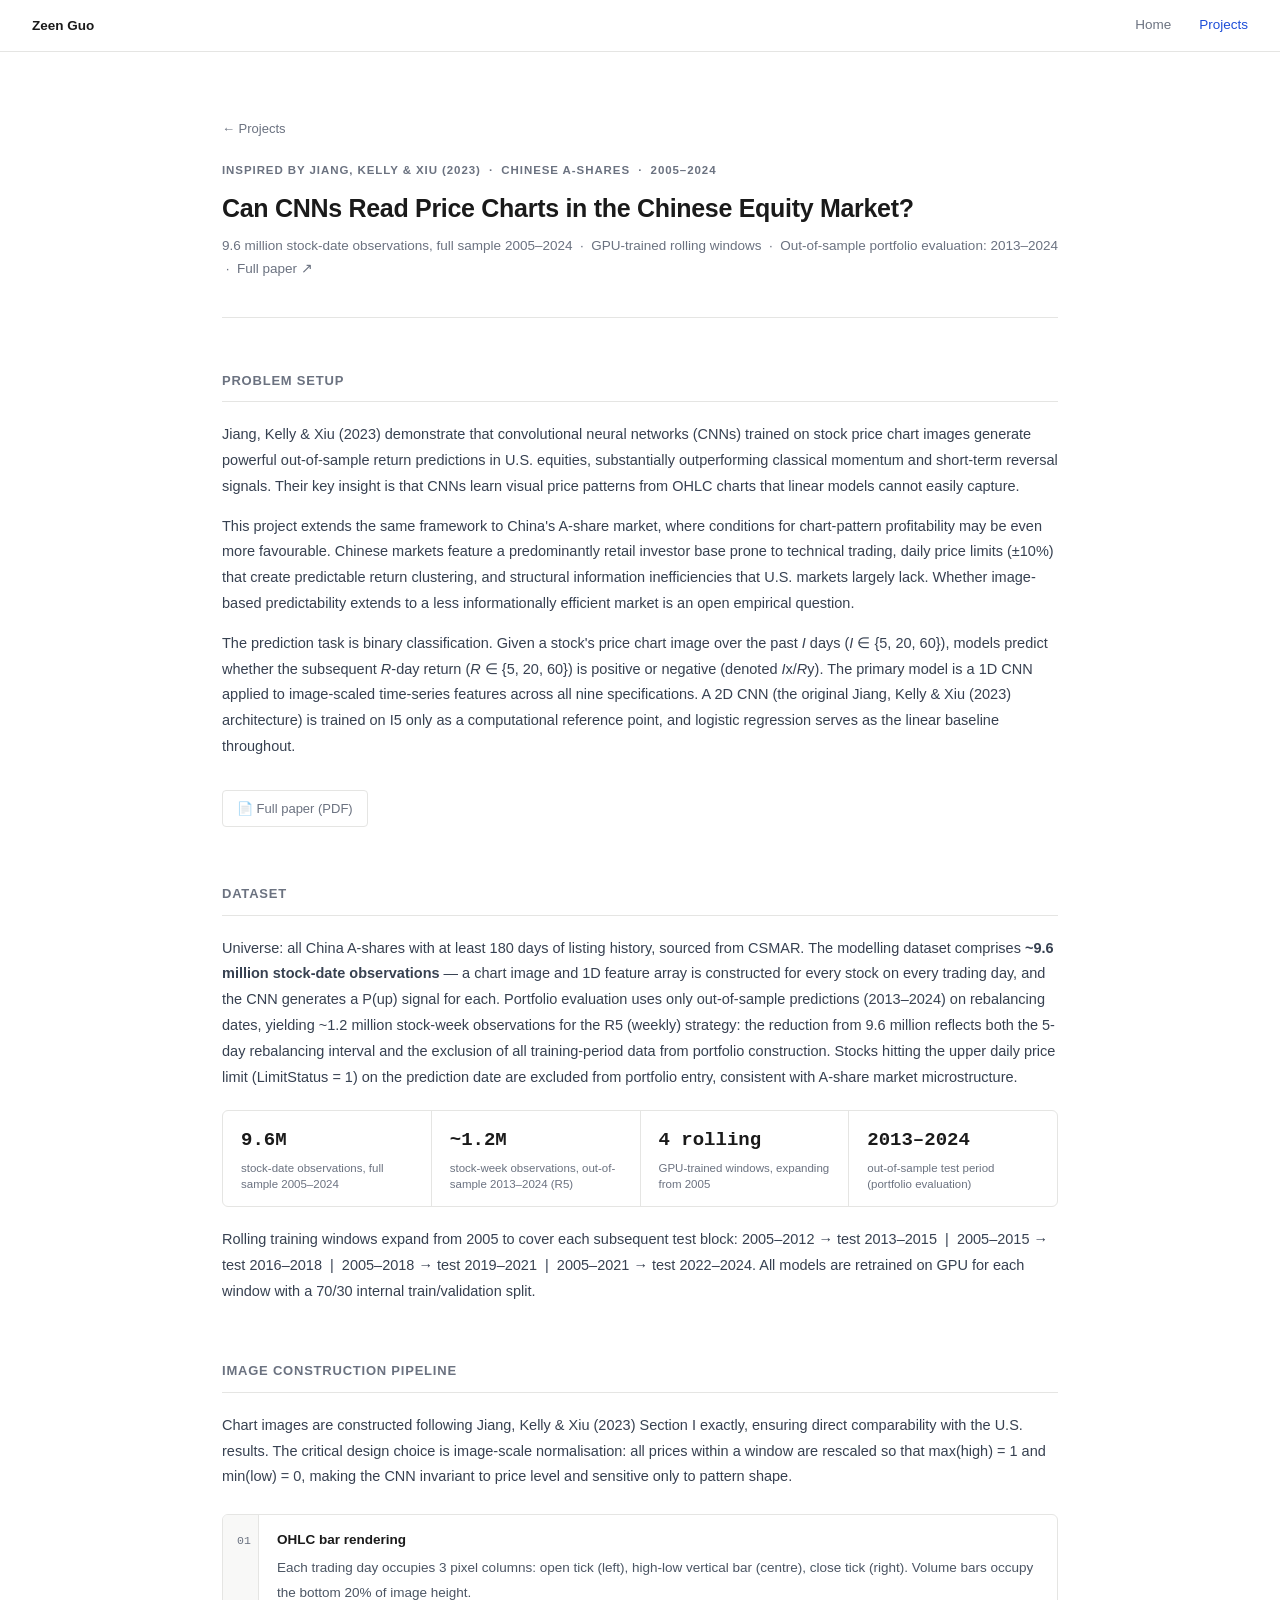
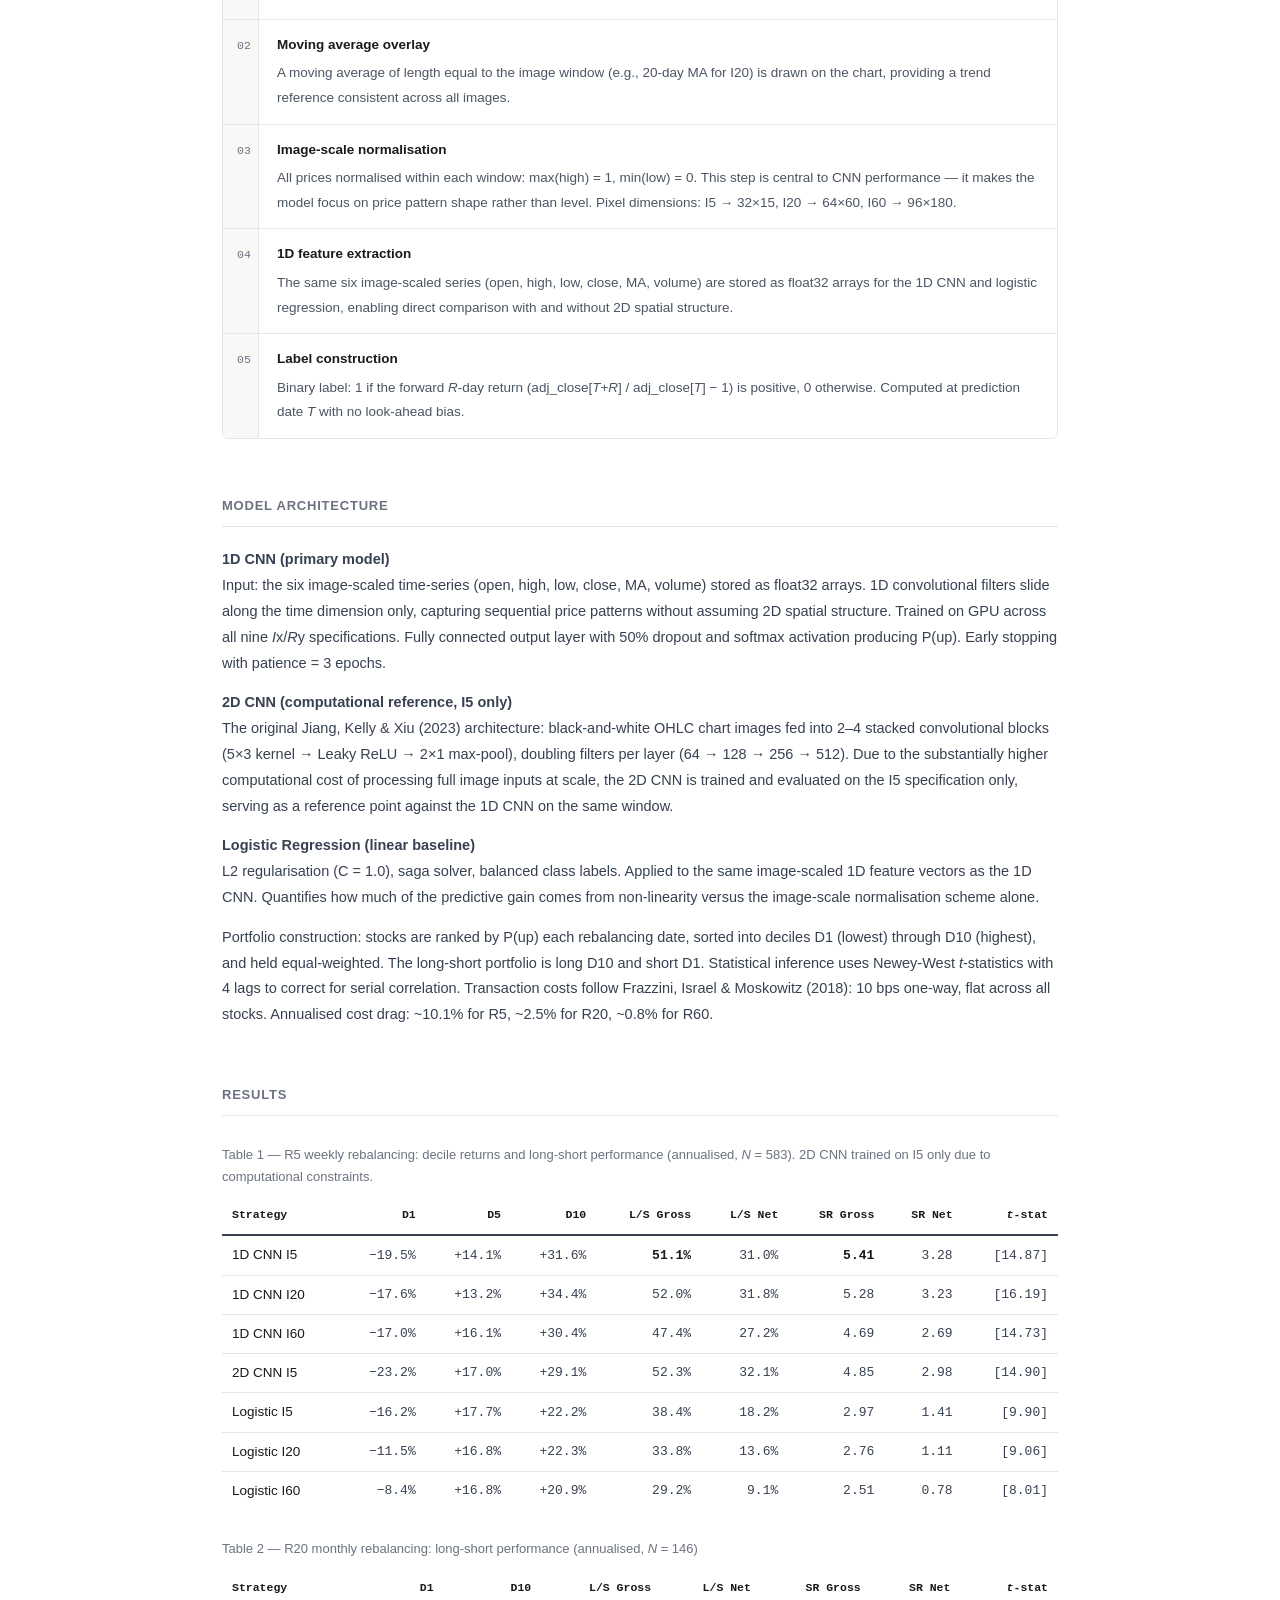
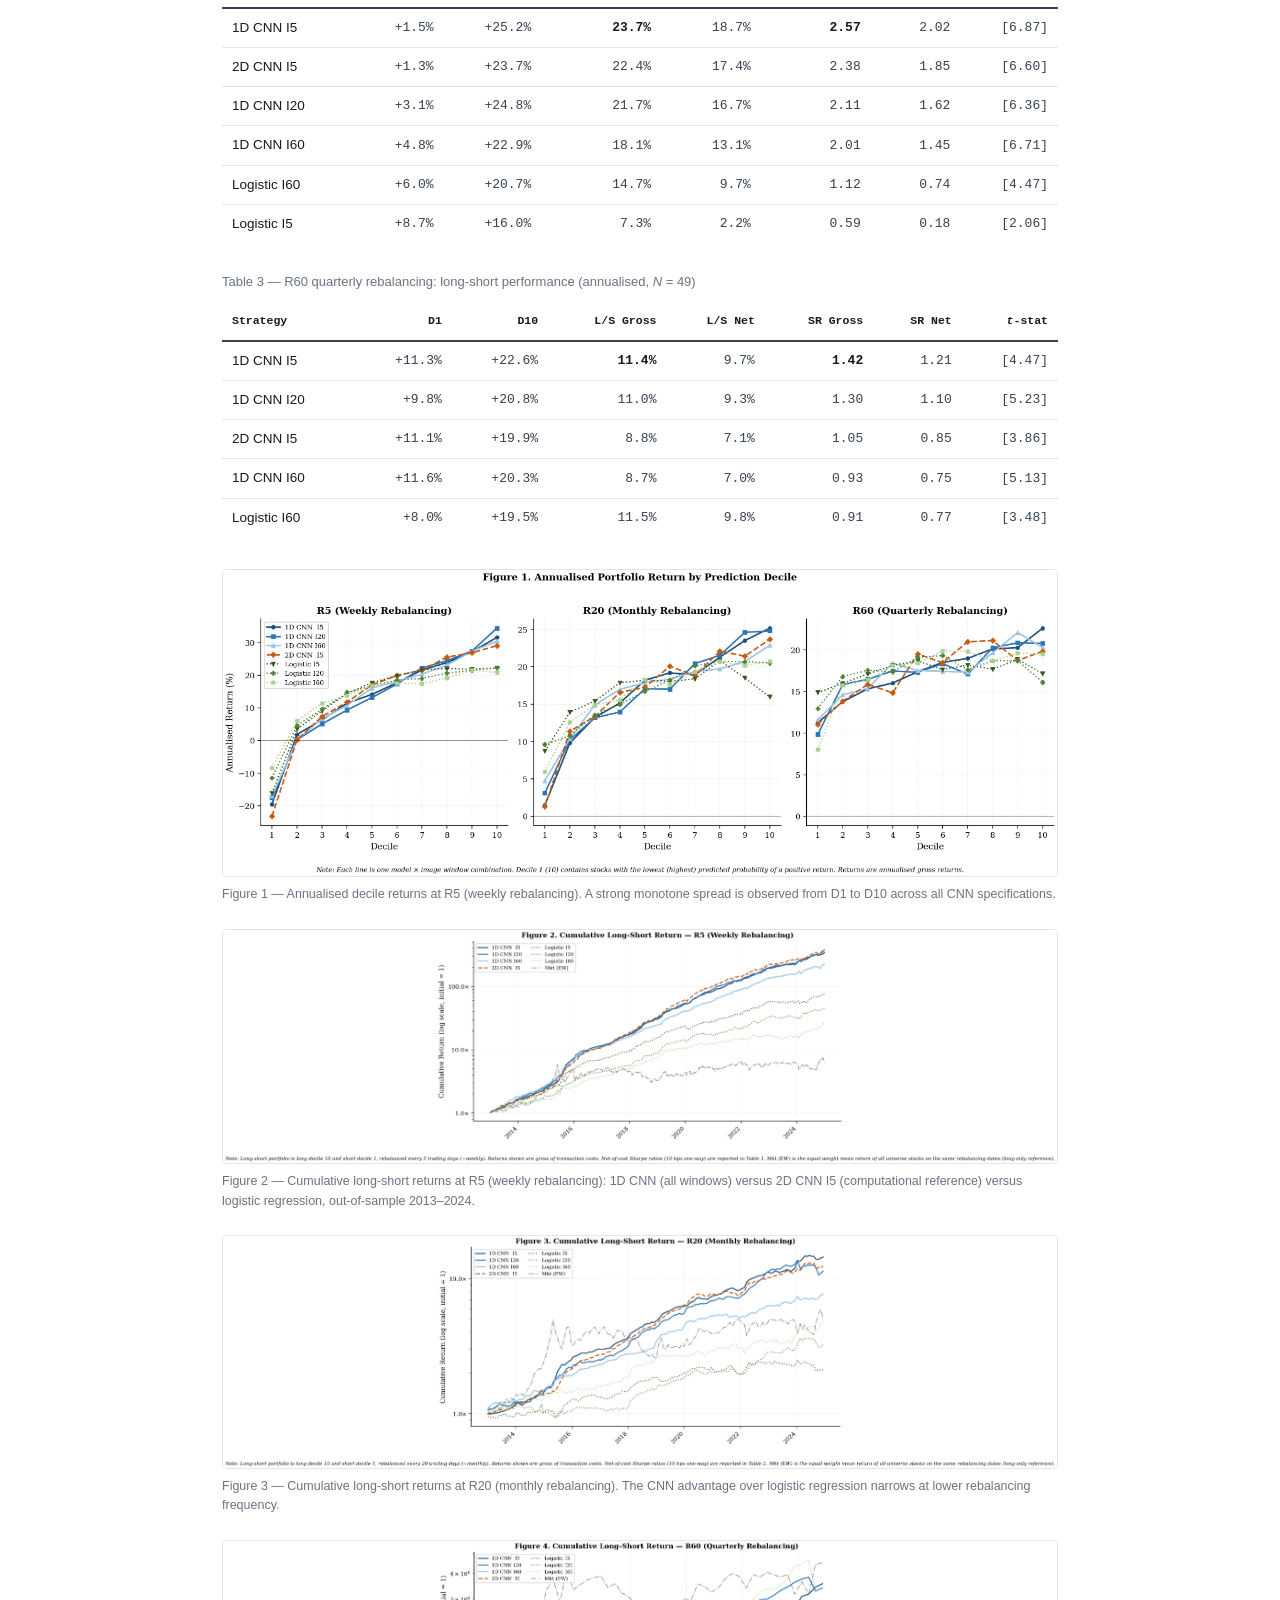
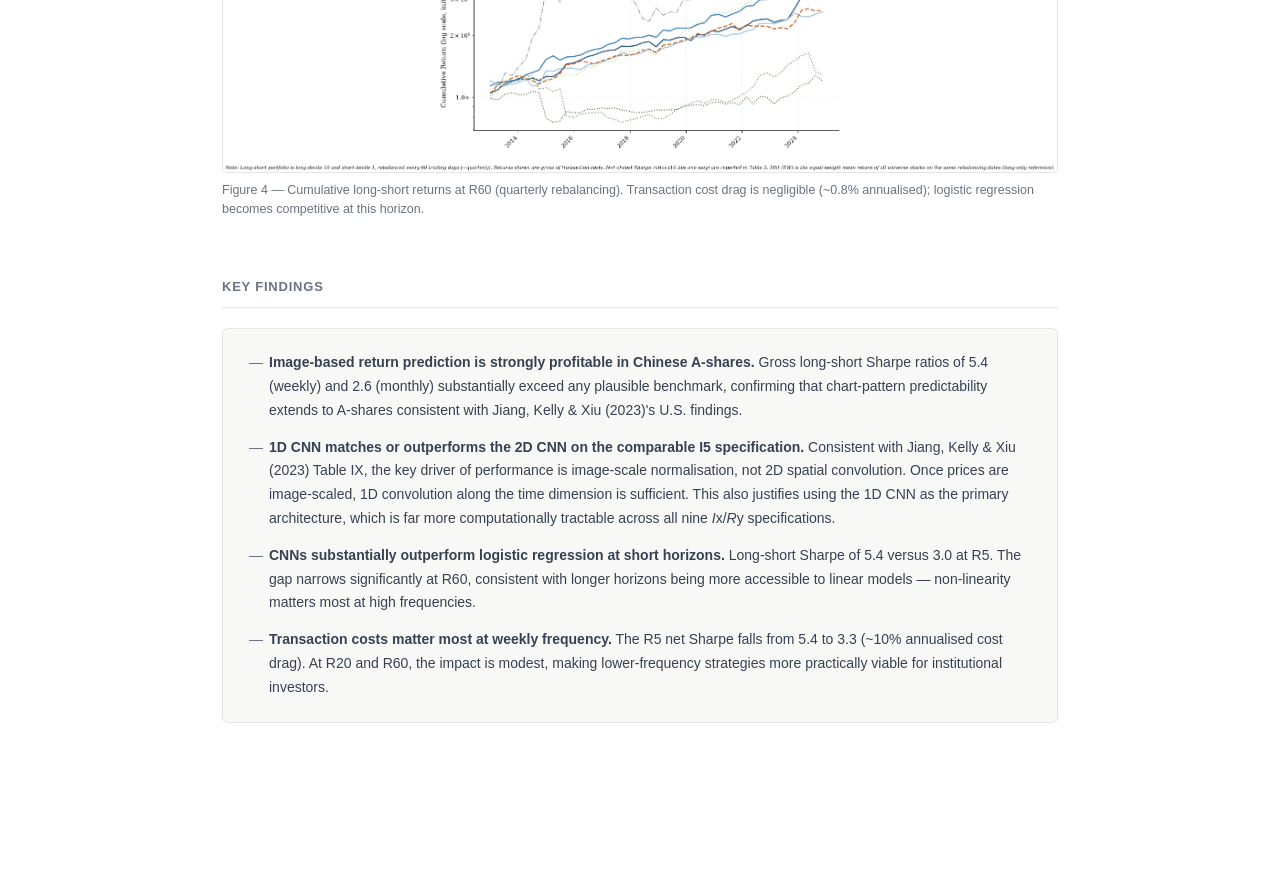
<file: cnn.html>
<!DOCTYPE html>
<html lang="en">
<head>
  <meta charset="UTF-8" />
  <meta name="viewport" content="width=device-width, initial-scale=1.0" />
  <title>Can CNNs Read Price Charts in the Chinese Equity Market? · Zeen Guo</title>
  <link rel="stylesheet" href="style.css" />
</head>
<body>

<nav>
  <span class="brand"><a href="index.html" style="color:inherit;text-decoration:none">Zeen Guo</a></span>
  <a href="index.html">Home</a>
  <a href="index.html#projects" class="active">Projects</a>
</nav>

<div class="page">

  <div class="proj-header">
    <a class="back" href="index.html#projects">← Projects</a>
    <div class="kicker">Inspired by Jiang, Kelly &amp; Xiu (2023) &nbsp;·&nbsp; Chinese A-shares &nbsp;·&nbsp; 2005–2024</div>
    <h1>Can CNNs Read Price Charts in the Chinese Equity Market?</h1>
    <div class="byline">
      9.6 million stock-date observations, full sample 2005–2024 &nbsp;·&nbsp; GPU-trained rolling windows &nbsp;·&nbsp;
      Out-of-sample portfolio evaluation: 2013–2024 &nbsp;·&nbsp;
      <a href="assets/cnn/paper.pdf" target="_blank">Full paper ↗</a>
    </div>
  </div>

  <!-- PROBLEM SETUP -->
  <div class="section">
    <h2>Problem Setup</h2>
    <p class="lead">
      Jiang, Kelly &amp; Xiu (2023) demonstrate that convolutional neural networks (CNNs) trained on stock price
      chart images generate powerful out-of-sample return predictions in U.S. equities, substantially outperforming
      classical momentum and short-term reversal signals. Their key insight is that CNNs learn visual price patterns
      from OHLC charts that linear models cannot easily capture.
    </p>
    <p>
      This project extends the same framework to China's A-share market, where conditions for chart-pattern
      profitability may be even more favourable. Chinese markets feature a predominantly retail investor base
      prone to technical trading, daily price limits (&#177;10%) that create predictable return clustering, and
      structural information inefficiencies that U.S. markets largely lack.
      Whether image-based predictability extends to a less informationally efficient market is an open empirical question.
    </p>
    <p>
      The prediction task is binary classification. Given a stock's price chart image over the past
      <em>I</em> days (<em>I</em> &#8712; {5, 20, 60}), models predict whether the subsequent <em>R</em>-day return
      (<em>R</em> &#8712; {5, 20, 60}) is positive or negative (denoted <em>I</em>x/<em>R</em>y).
      The primary model is a 1D CNN applied to image-scaled time-series features across all nine specifications.
      A 2D CNN (the original Jiang, Kelly &amp; Xiu (2023) architecture) is trained on I5 only as a computational
      reference point, and logistic regression serves as the linear baseline throughout.
    </p>
    <a class="paper-link" href="assets/cnn/paper.pdf" target="_blank">&#128196; Full paper (PDF)</a>
  </div>

  <!-- DATASET -->
  <div class="section">
    <h2>Dataset</h2>
    <p>
      Universe: all China A-shares with at least 180 days of listing history, sourced from CSMAR.
      The modelling dataset comprises <strong>~9.6 million stock-date observations</strong> — a chart image
      and 1D feature array is constructed for every stock on every trading day, and the CNN generates a
      P(up) signal for each. Portfolio evaluation uses only out-of-sample predictions (2013–2024) on
      rebalancing dates, yielding ~1.2 million stock-week observations for the R5 (weekly) strategy:
      the reduction from 9.6 million reflects both the 5-day rebalancing interval and the exclusion of all
      training-period data from portfolio construction. Stocks hitting the upper daily price limit
      (LimitStatus&nbsp;=&nbsp;1) on the prediction date are excluded from portfolio entry,
      consistent with A-share market microstructure.
    </p>
    <div class="dataset-callout">
      <div class="ds-item">
        <div class="ds-val">9.6M</div>
        <div class="ds-lbl">stock-date observations, full sample 2005–2024</div>
      </div>
      <div class="ds-item">
        <div class="ds-val">~1.2M</div>
        <div class="ds-lbl">stock-week observations, out-of-sample 2013–2024 (R5)</div>
      </div>
      <div class="ds-item">
        <div class="ds-val">4 rolling</div>
        <div class="ds-lbl">GPU-trained windows, expanding from 2005</div>
      </div>
      <div class="ds-item">
        <div class="ds-val">2013–2024</div>
        <div class="ds-lbl">out-of-sample test period (portfolio evaluation)</div>
      </div>
    </div>
    <p>
      Rolling training windows expand from 2005 to cover each subsequent test block:
      2005–2012 &#8594; test 2013–2015 &nbsp;|&nbsp; 2005–2015 &#8594; test 2016–2018 &nbsp;|&nbsp;
      2005–2018 &#8594; test 2019–2021 &nbsp;|&nbsp; 2005–2021 &#8594; test 2022–2024.
      All models are retrained on GPU for each window with a 70/30 internal train/validation split.
    </p>
  </div>

  <!-- IMAGE PIPELINE -->
  <div class="section">
    <h2>Image Construction Pipeline</h2>
    <p>
      Chart images are constructed following Jiang, Kelly &amp; Xiu (2023) Section I exactly, ensuring direct
      comparability with the U.S. results. The critical design choice is image-scale normalisation: all prices
      within a window are rescaled so that max(high)&nbsp;=&nbsp;1 and min(low)&nbsp;=&nbsp;0, making the CNN
      invariant to price level and sensitive only to pattern shape.
    </p>
    <div class="pipeline">
      <div class="pipe-step">
        <span class="pipe-num">01</span>
        <div class="pipe-content">
          <strong>OHLC bar rendering</strong>
          <span>Each trading day occupies 3 pixel columns: open tick (left), high-low vertical bar (centre), close tick (right). Volume bars occupy the bottom 20% of image height.</span>
        </div>
      </div>
      <div class="pipe-step">
        <span class="pipe-num">02</span>
        <div class="pipe-content">
          <strong>Moving average overlay</strong>
          <span>A moving average of length equal to the image window (e.g., 20-day MA for I20) is drawn on the chart, providing a trend reference consistent across all images.</span>
        </div>
      </div>
      <div class="pipe-step">
        <span class="pipe-num">03</span>
        <div class="pipe-content">
          <strong>Image-scale normalisation</strong>
          <span>All prices normalised within each window: max(high)&nbsp;=&nbsp;1, min(low)&nbsp;=&nbsp;0. This step is central to CNN performance — it makes the model focus on price pattern shape rather than level. Pixel dimensions: I5 &#8594; 32&#215;15, I20 &#8594; 64&#215;60, I60 &#8594; 96&#215;180.</span>
        </div>
      </div>
      <div class="pipe-step">
        <span class="pipe-num">04</span>
        <div class="pipe-content">
          <strong>1D feature extraction</strong>
          <span>The same six image-scaled series (open, high, low, close, MA, volume) are stored as float32 arrays for the 1D CNN and logistic regression, enabling direct comparison with and without 2D spatial structure.</span>
        </div>
      </div>
      <div class="pipe-step">
        <span class="pipe-num">05</span>
        <div class="pipe-content">
          <strong>Label construction</strong>
          <span>Binary label: 1 if the forward <em>R</em>-day return (adj_close[<em>T</em>+<em>R</em>] / adj_close[<em>T</em>] &#8722; 1) is positive, 0 otherwise. Computed at prediction date <em>T</em> with no look-ahead bias.</span>
        </div>
      </div>
    </div>
  </div>

  <!-- ARCHITECTURE -->
  <div class="section">
    <h2>Model Architecture</h2>

    <p><strong>1D CNN (primary model)</strong><br>
    Input: the six image-scaled time-series (open, high, low, close, MA, volume) stored as float32 arrays.
    1D convolutional filters slide along the time dimension only, capturing sequential price patterns
    without assuming 2D spatial structure. Trained on GPU across all nine <em>I</em>x/<em>R</em>y specifications.
    Fully connected output layer with 50% dropout and softmax activation producing P(up).
    Early stopping with patience&nbsp;=&nbsp;3 epochs.</p>

    <p><strong>2D CNN (computational reference, I5 only)</strong><br>
    The original Jiang, Kelly &amp; Xiu (2023) architecture: black-and-white OHLC chart images fed into 2&ndash;4
    stacked convolutional blocks (5&#215;3 kernel &#8594; Leaky ReLU &#8594; 2&#215;1 max-pool), doubling filters per layer
    (64 &#8594; 128 &#8594; 256 &#8594; 512). Due to the substantially higher computational cost of processing full image
    inputs at scale, the 2D CNN is trained and evaluated on the I5 specification only, serving as a reference
    point against the 1D CNN on the same window.</p>

    <p><strong>Logistic Regression (linear baseline)</strong><br>
    L2 regularisation (C&nbsp;=&nbsp;1.0), saga solver, balanced class labels.
    Applied to the same image-scaled 1D feature vectors as the 1D CNN. Quantifies how much of the predictive
    gain comes from non-linearity versus the image-scale normalisation scheme alone.</p>

    <p>
      Portfolio construction: stocks are ranked by P(up) each rebalancing date, sorted into deciles D1 (lowest)
      through D10 (highest), and held equal-weighted. The long-short portfolio is long D10 and short D1.
      Statistical inference uses Newey-West <em>t</em>-statistics with 4 lags to correct for serial correlation.
      Transaction costs follow Frazzini, Israel &amp; Moskowitz (2018): 10 bps one-way, flat across all stocks.
      Annualised cost drag: ~10.1% for R5, ~2.5% for R20, ~0.8% for R60.
    </p>
  </div>

  <!-- RESULTS -->
  <div class="section">
    <h2>Results</h2>

    <div class="tbl-caption">Table 1 &mdash; R5 weekly rebalancing: decile returns and long-short performance (annualised, <em>N</em>&nbsp;=&nbsp;583). 2D CNN trained on I5 only due to computational constraints.</div>
    <div class="tbl-wrap">
      <table>
        <thead>
          <tr>
            <th style="text-align:left">Strategy</th>
            <th>D1</th><th>D5</th><th>D10</th>
            <th>L/S Gross</th><th>L/S Net</th>
            <th>SR Gross</th><th>SR Net</th>
            <th><em>t</em>-stat</th>
          </tr>
        </thead>
        <tbody>
          <tr><td>1D CNN I5</td><td>&minus;19.5%</td><td>+14.1%</td><td>+31.6%</td><td class="best">51.1%</td><td>31.0%</td><td class="best">5.41</td><td>3.28</td><td>[14.87]</td></tr>
          <tr><td>1D CNN I20</td><td>&minus;17.6%</td><td>+13.2%</td><td>+34.4%</td><td>52.0%</td><td>31.8%</td><td>5.28</td><td>3.23</td><td>[16.19]</td></tr>
          <tr><td>1D CNN I60</td><td>&minus;17.0%</td><td>+16.1%</td><td>+30.4%</td><td>47.4%</td><td>27.2%</td><td>4.69</td><td>2.69</td><td>[14.73]</td></tr>
          <tr><td>2D CNN I5</td><td>&minus;23.2%</td><td>+17.0%</td><td>+29.1%</td><td>52.3%</td><td>32.1%</td><td>4.85</td><td>2.98</td><td>[14.90]</td></tr>
          <tr class="sep"><td>Logistic I5</td><td>&minus;16.2%</td><td>+17.7%</td><td>+22.2%</td><td>38.4%</td><td>18.2%</td><td>2.97</td><td>1.41</td><td>[9.90]</td></tr>
          <tr><td>Logistic I20</td><td>&minus;11.5%</td><td>+16.8%</td><td>+22.3%</td><td>33.8%</td><td>13.6%</td><td>2.76</td><td>1.11</td><td>[9.06]</td></tr>
          <tr><td>Logistic I60</td><td>&minus;8.4%</td><td>+16.8%</td><td>+20.9%</td><td>29.2%</td><td>9.1%</td><td>2.51</td><td>0.78</td><td>[8.01]</td></tr>
        </tbody>
      </table>
    </div>

    <div class="tbl-caption">Table 2 &mdash; R20 monthly rebalancing: long-short performance (annualised, <em>N</em>&nbsp;=&nbsp;146)</div>
    <div class="tbl-wrap">
      <table>
        <thead>
          <tr>
            <th style="text-align:left">Strategy</th>
            <th>D1</th><th>D10</th>
            <th>L/S Gross</th><th>L/S Net</th>
            <th>SR Gross</th><th>SR Net</th>
            <th><em>t</em>-stat</th>
          </tr>
        </thead>
        <tbody>
          <tr><td>1D CNN I5</td><td>+1.5%</td><td>+25.2%</td><td class="best">23.7%</td><td>18.7%</td><td class="best">2.57</td><td>2.02</td><td>[6.87]</td></tr>
          <tr><td>2D CNN I5</td><td>+1.3%</td><td>+23.7%</td><td>22.4%</td><td>17.4%</td><td>2.38</td><td>1.85</td><td>[6.60]</td></tr>
          <tr><td>1D CNN I20</td><td>+3.1%</td><td>+24.8%</td><td>21.7%</td><td>16.7%</td><td>2.11</td><td>1.62</td><td>[6.36]</td></tr>
          <tr><td>1D CNN I60</td><td>+4.8%</td><td>+22.9%</td><td>18.1%</td><td>13.1%</td><td>2.01</td><td>1.45</td><td>[6.71]</td></tr>
          <tr class="sep"><td>Logistic I60</td><td>+6.0%</td><td>+20.7%</td><td>14.7%</td><td>9.7%</td><td>1.12</td><td>0.74</td><td>[4.47]</td></tr>
          <tr><td>Logistic I5</td><td>+8.7%</td><td>+16.0%</td><td>7.3%</td><td>2.2%</td><td>0.59</td><td>0.18</td><td>[2.06]</td></tr>
        </tbody>
      </table>
    </div>

    <div class="tbl-caption">Table 3 &mdash; R60 quarterly rebalancing: long-short performance (annualised, <em>N</em>&nbsp;=&nbsp;49)</div>
    <div class="tbl-wrap">
      <table>
        <thead>
          <tr>
            <th style="text-align:left">Strategy</th>
            <th>D1</th><th>D10</th>
            <th>L/S Gross</th><th>L/S Net</th>
            <th>SR Gross</th><th>SR Net</th>
            <th><em>t</em>-stat</th>
          </tr>
        </thead>
        <tbody>
          <tr><td>1D CNN I5</td><td>+11.3%</td><td>+22.6%</td><td class="best">11.4%</td><td>9.7%</td><td class="best">1.42</td><td>1.21</td><td>[4.47]</td></tr>
          <tr><td>1D CNN I20</td><td>+9.8%</td><td>+20.8%</td><td>11.0%</td><td>9.3%</td><td>1.30</td><td>1.10</td><td>[5.23]</td></tr>
          <tr><td>2D CNN I5</td><td>+11.1%</td><td>+19.9%</td><td>8.8%</td><td>7.1%</td><td>1.05</td><td>0.85</td><td>[3.86]</td></tr>
          <tr><td>1D CNN I60</td><td>+11.6%</td><td>+20.3%</td><td>8.7%</td><td>7.0%</td><td>0.93</td><td>0.75</td><td>[5.13]</td></tr>
          <tr class="sep"><td>Logistic I60</td><td>+8.0%</td><td>+19.5%</td><td>11.5%</td><td>9.8%</td><td>0.91</td><td>0.77</td><td>[3.48]</td></tr>
        </tbody>
      </table>
    </div>

    <div class="fig-grid cols-1" style="margin-top:32px">
      <div class="fig-item">
        <img src="assets/cnn/Figure1_Decile_Return.png" alt="Decile returns" />
        <div class="fig-caption">Figure 1 &mdash; Annualised decile returns at R5 (weekly rebalancing). A strong monotone spread is observed from D1 to D10 across all CNN specifications.</div>
      </div>
      <div class="fig-item">
        <img src="assets/cnn/Figure2_CumReturn_R5.png" alt="Cumulative returns R5" />
        <div class="fig-caption">Figure 2 &mdash; Cumulative long-short returns at R5 (weekly rebalancing): 1D CNN (all windows) versus 2D CNN I5 (computational reference) versus logistic regression, out-of-sample 2013–2024.</div>
      </div>
      <div class="fig-item">
        <img src="assets/cnn/Figure3_CumReturn_R20.png" alt="Cumulative returns R20" />
        <div class="fig-caption">Figure 3 &mdash; Cumulative long-short returns at R20 (monthly rebalancing). The CNN advantage over logistic regression narrows at lower rebalancing frequency.</div>
      </div>
      <div class="fig-item">
        <img src="assets/cnn/Figure4_CumReturn_R60.png" alt="Cumulative returns R60" />
        <div class="fig-caption">Figure 4 &mdash; Cumulative long-short returns at R60 (quarterly rebalancing). Transaction cost drag is negligible (~0.8% annualised); logistic regression becomes competitive at this horizon.</div>
      </div>
    </div>
  </div>

  <!-- KEY FINDINGS -->
  <div class="section">
    <h2>Key Findings</h2>
    <div class="insights">
      <ul>
        <li>
          <strong>Image-based return prediction is strongly profitable in Chinese A-shares.</strong>
          Gross long-short Sharpe ratios of 5.4 (weekly) and 2.6 (monthly) substantially exceed any plausible
          benchmark, confirming that chart-pattern predictability extends to A-shares consistent with
          Jiang, Kelly &amp; Xiu (2023)'s U.S. findings.
        </li>
        <li>
          <strong>1D CNN matches or outperforms the 2D CNN on the comparable I5 specification.</strong>
          Consistent with Jiang, Kelly &amp; Xiu (2023) Table IX, the key driver of performance is image-scale
          normalisation, not 2D spatial convolution. Once prices are image-scaled, 1D convolution along the time
          dimension is sufficient. This also justifies using the 1D CNN as the primary architecture, which is
          far more computationally tractable across all nine <em>I</em>x/<em>R</em>y specifications.
        </li>
        <li>
          <strong>CNNs substantially outperform logistic regression at short horizons.</strong>
          Long-short Sharpe of 5.4 versus 3.0 at R5. The gap narrows significantly at R60, consistent with
          longer horizons being more accessible to linear models — non-linearity matters most at high frequencies.
        </li>
        <li>
          <strong>Transaction costs matter most at weekly frequency.</strong>
          The R5 net Sharpe falls from 5.4 to 3.3 (~10% annualised cost drag). At R20 and R60,
          the impact is modest, making lower-frequency strategies more practically viable for institutional investors.
        </li>
      </ul>
    </div>
  </div>

</div>
</body>
</html>
</file>
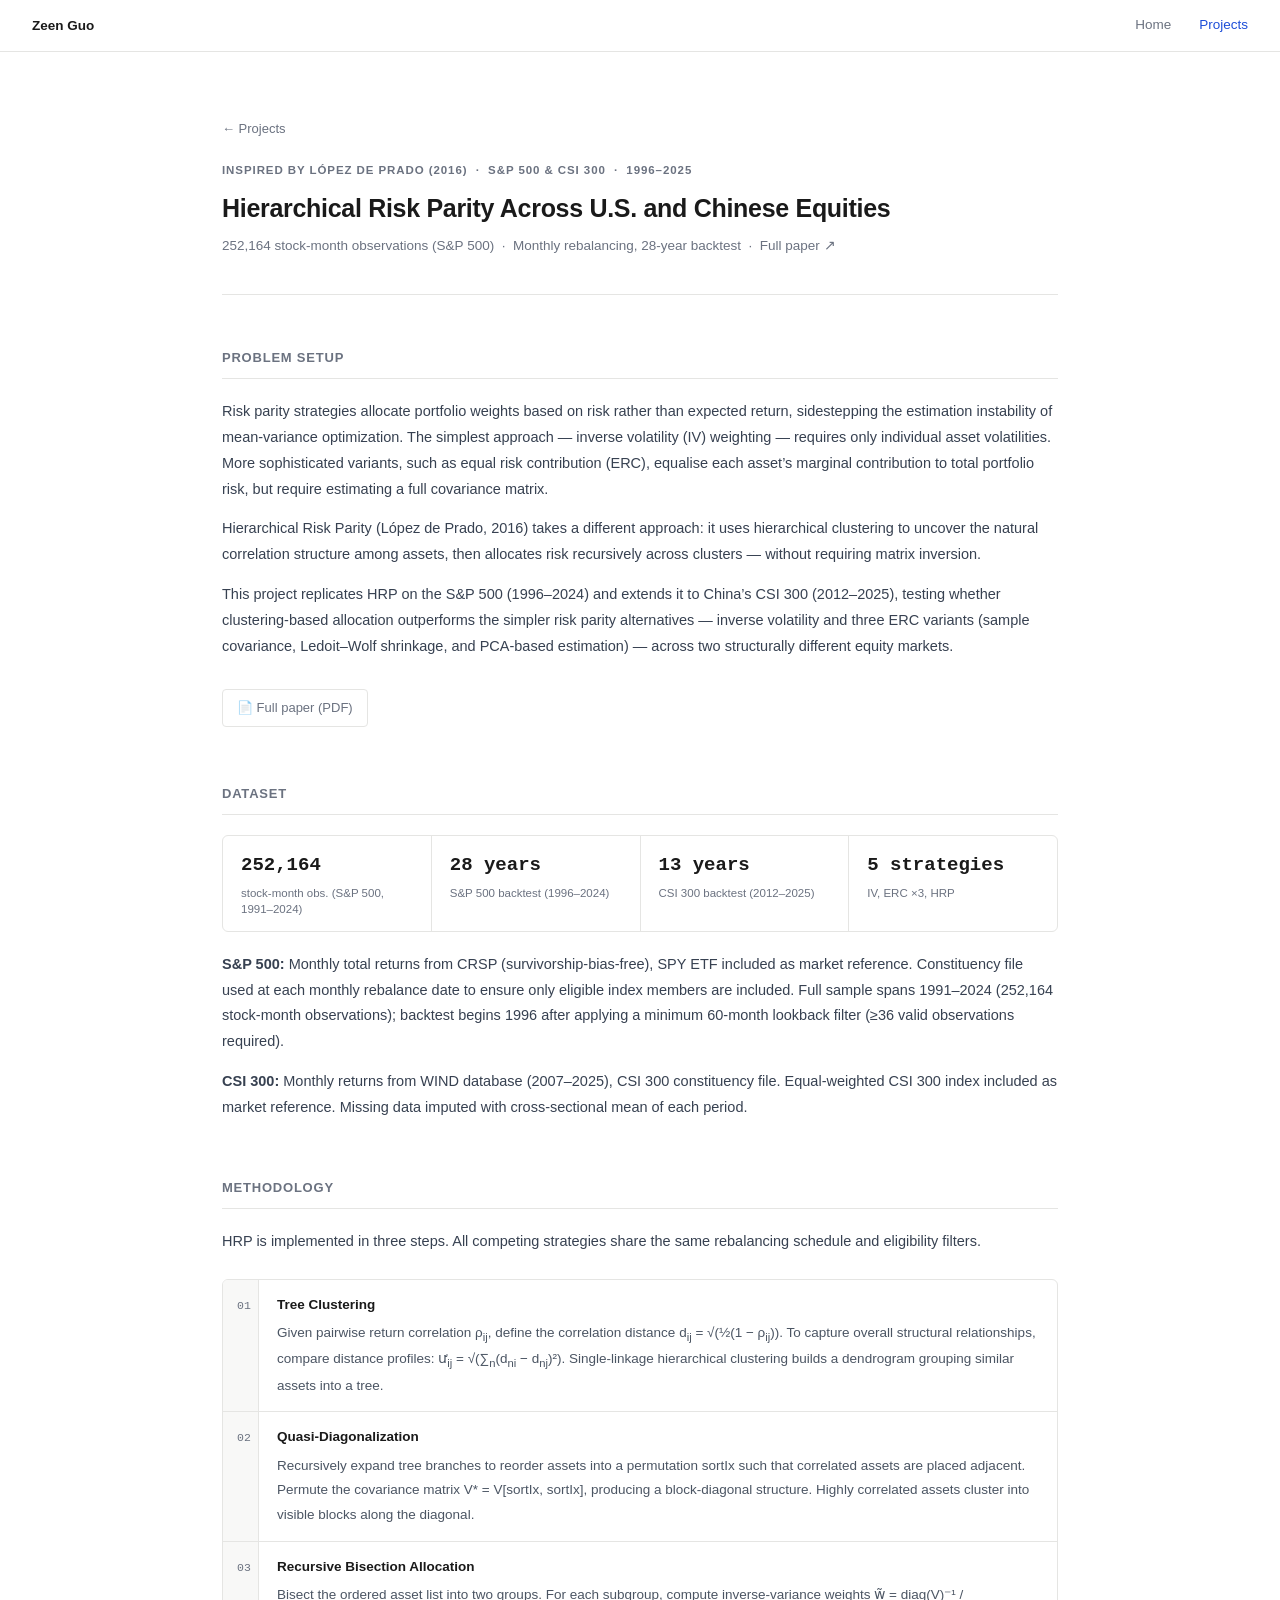
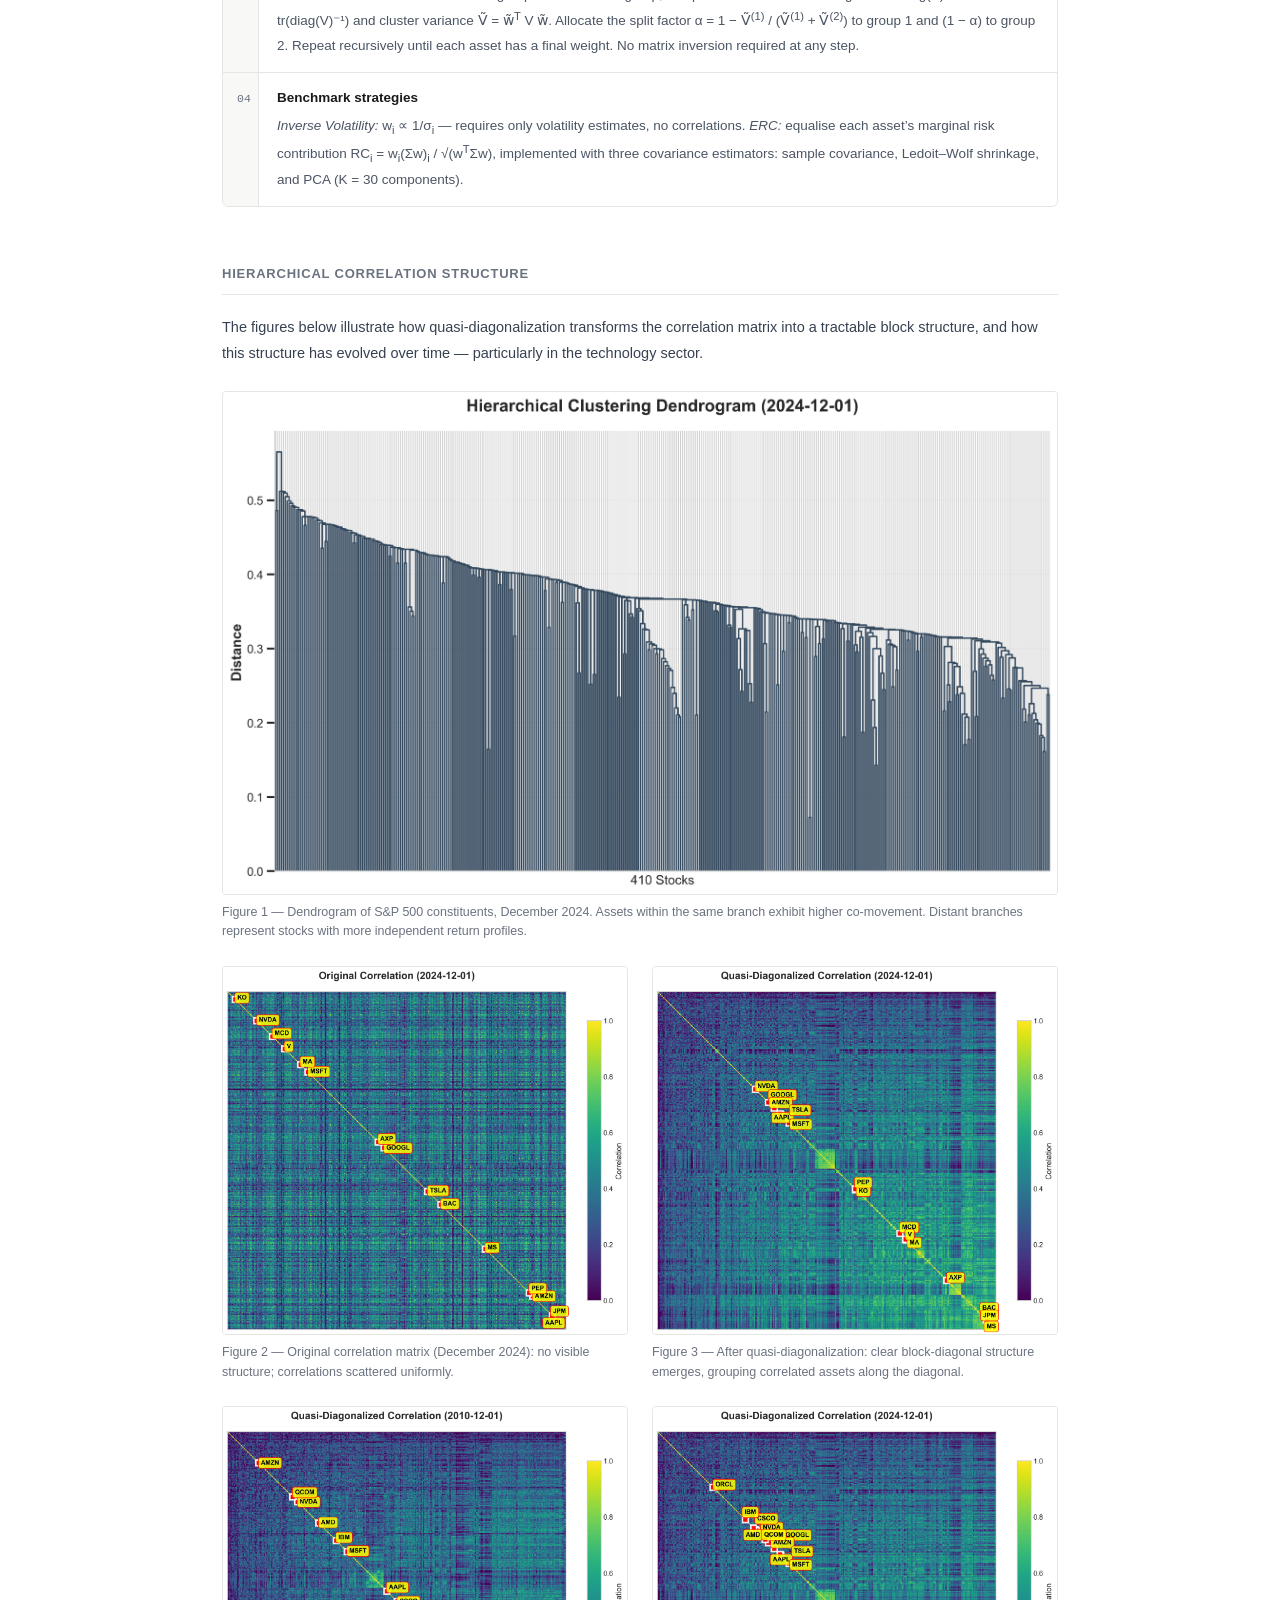
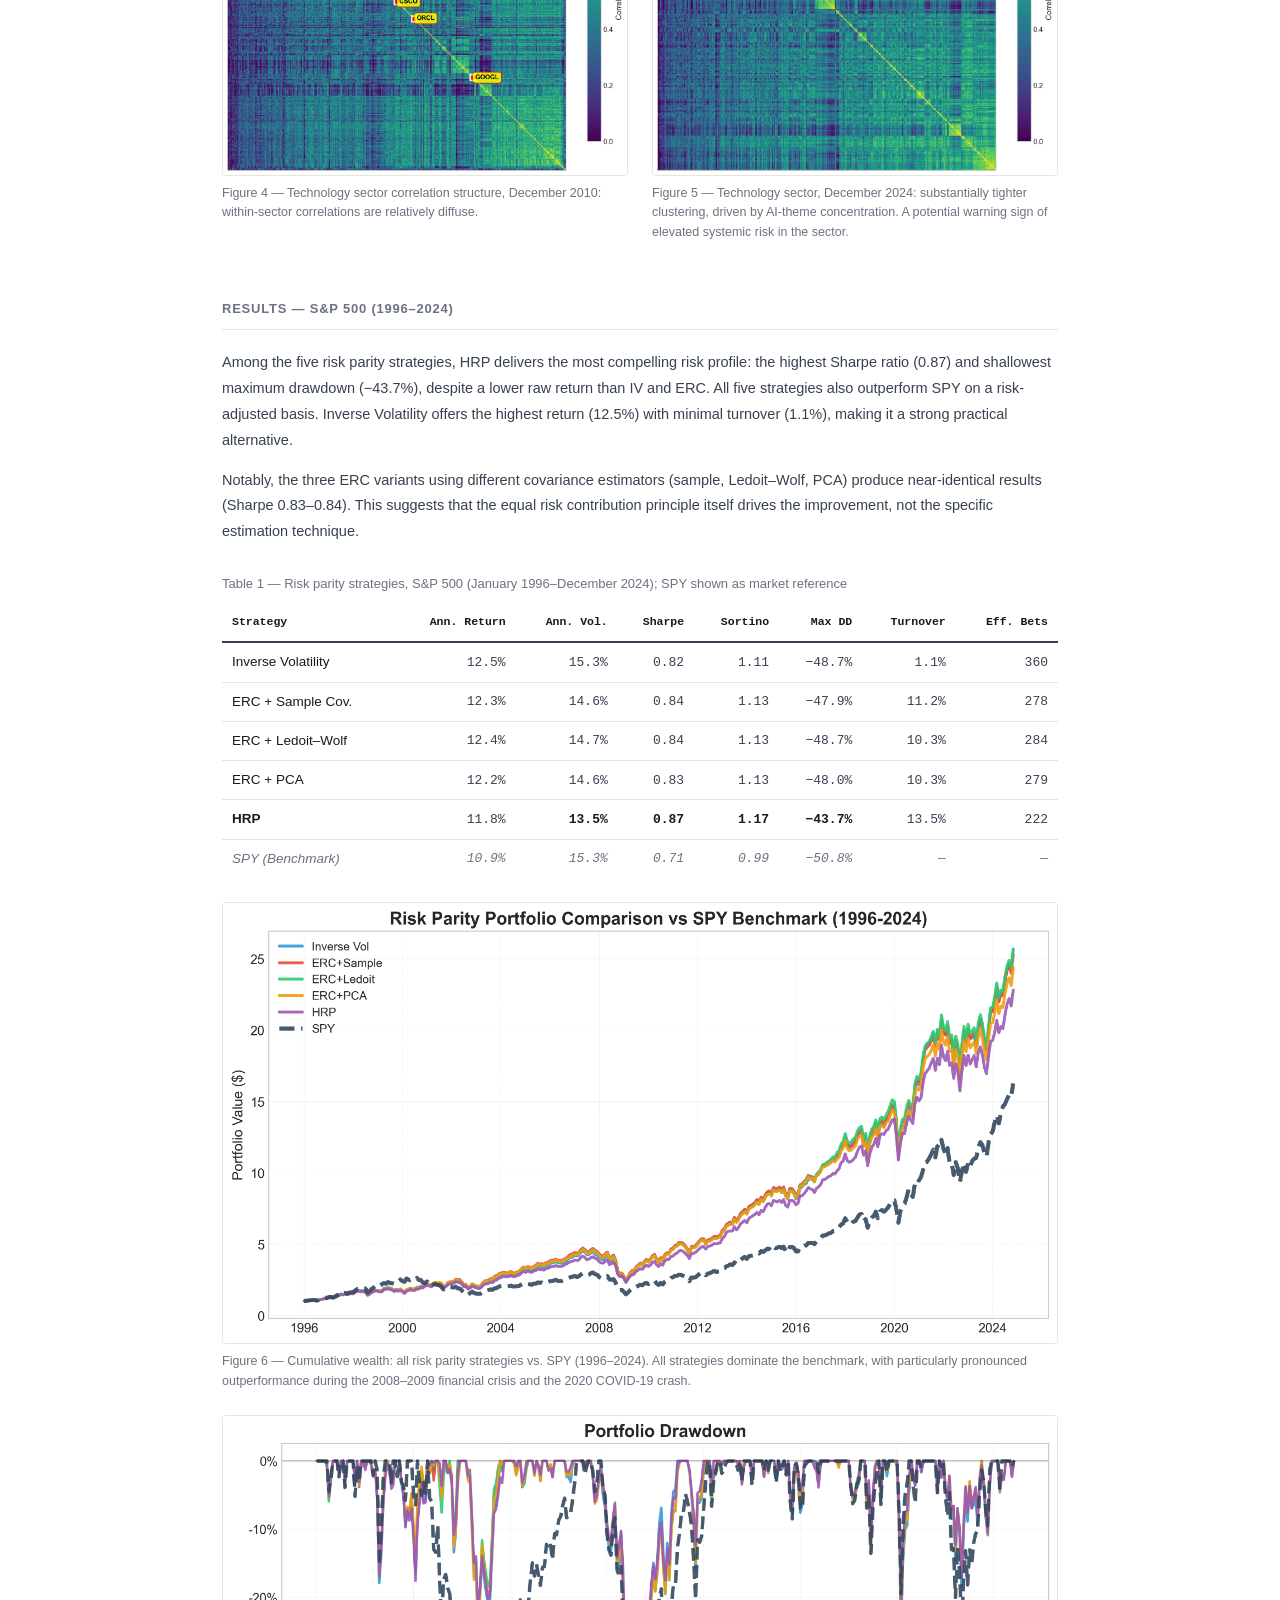
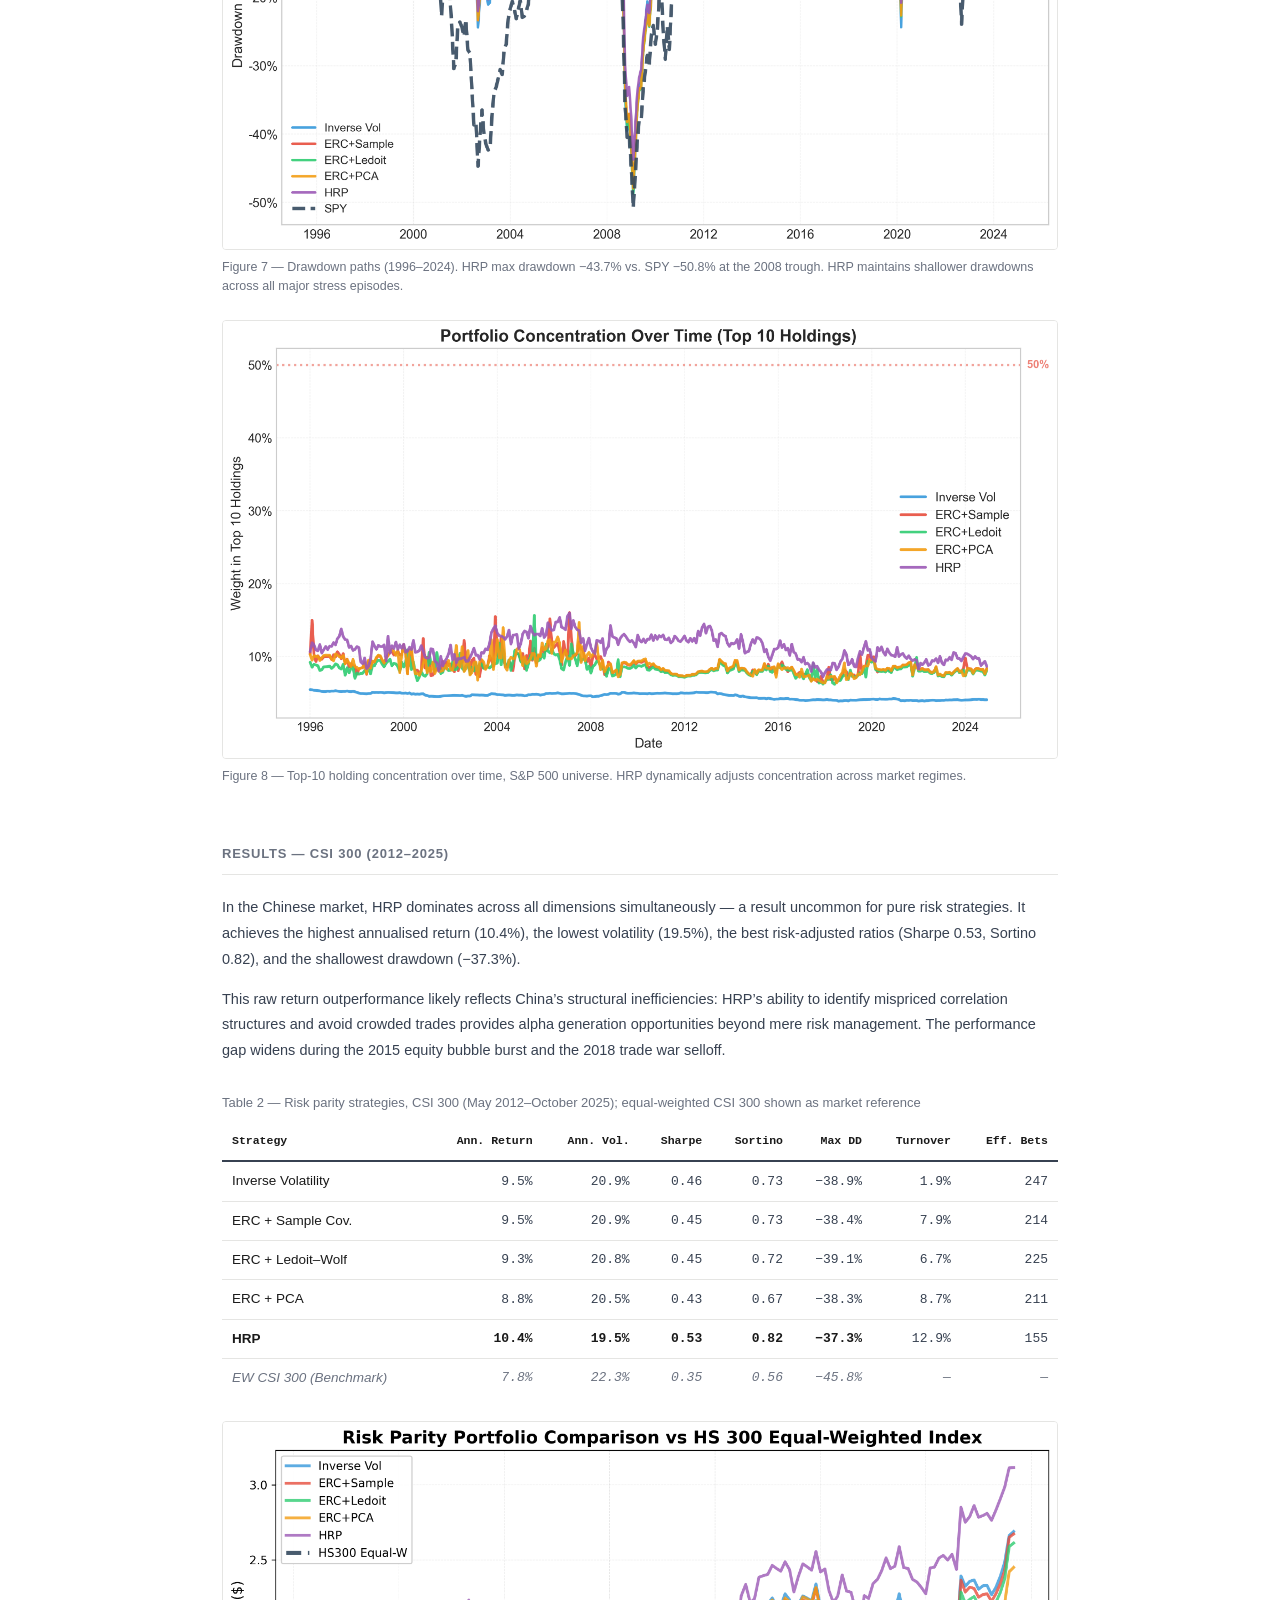
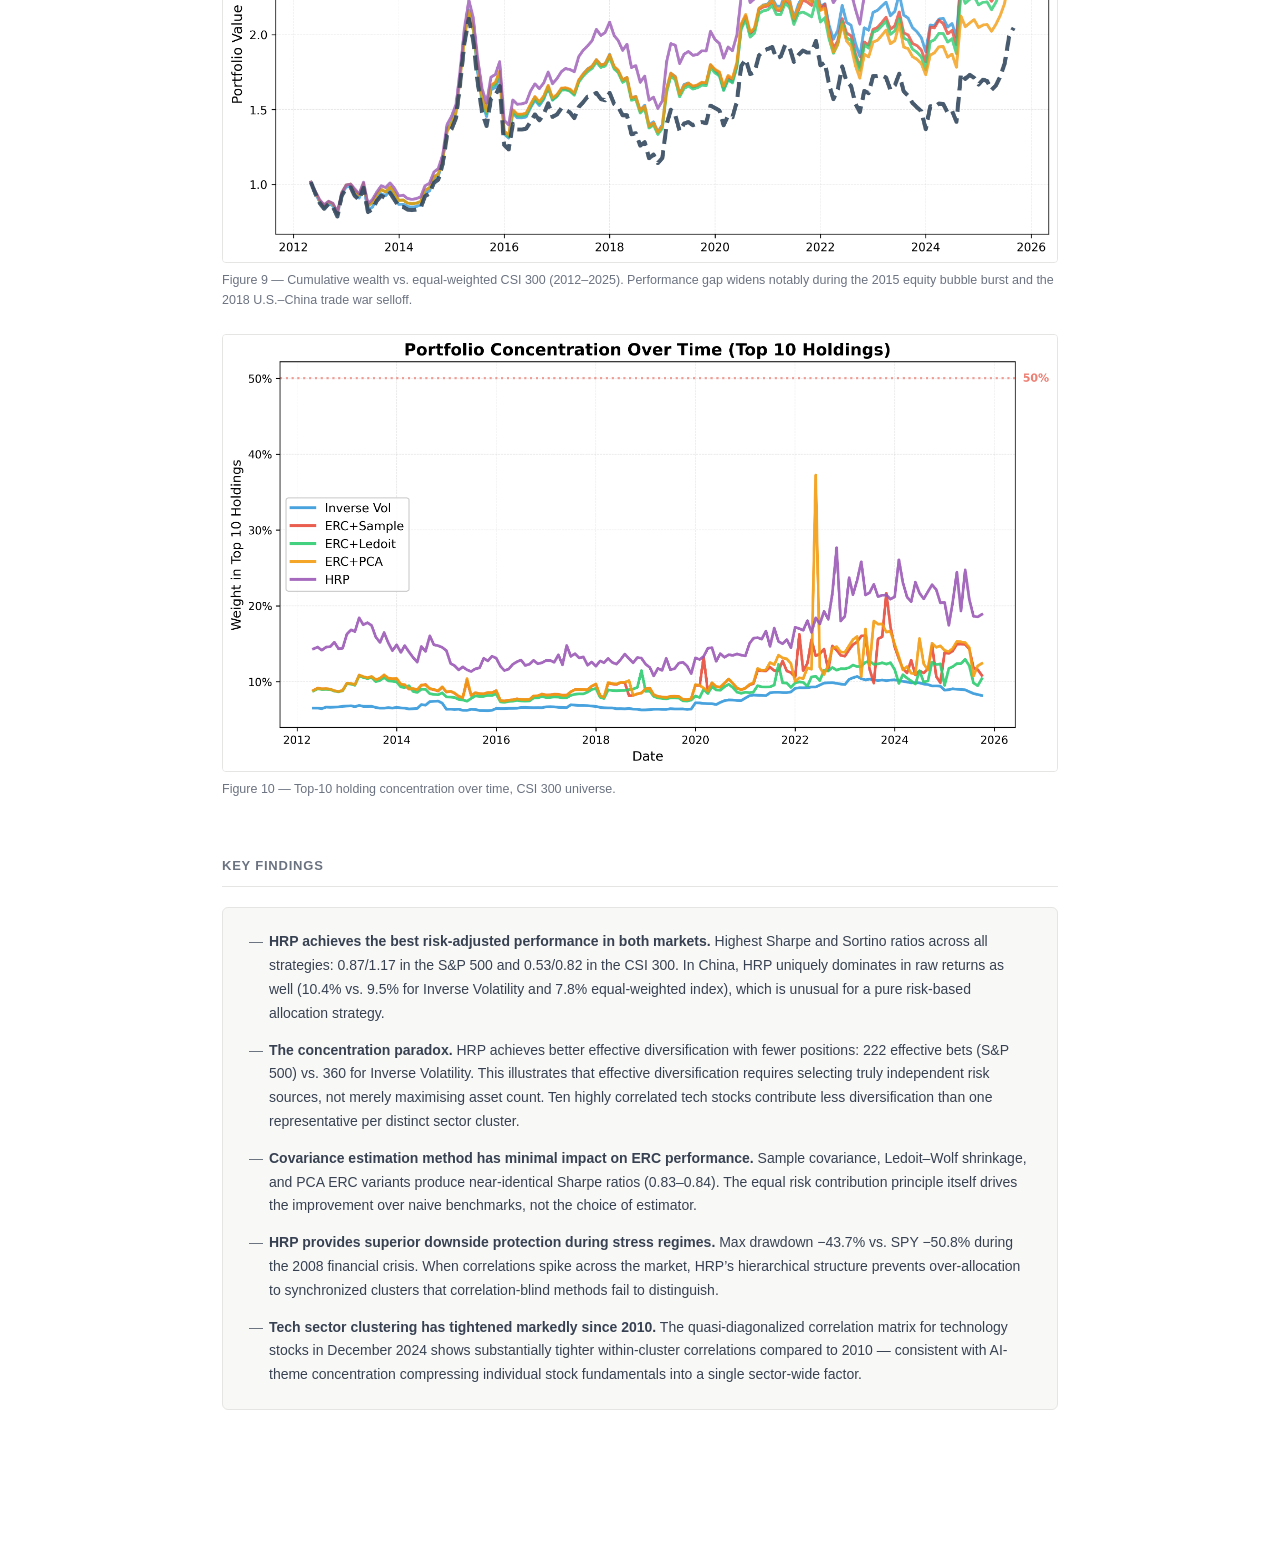
<file: hrp.html>
<!DOCTYPE html>
<html lang="en">
<head>
  <meta charset="UTF-8" />
  <meta name="viewport" content="width=device-width, initial-scale=1.0" />
  <title>Hierarchical Risk Parity · Zeen Guo</title>
  <link rel="stylesheet" href="style.css" />
</head>
<body>

<nav>
  <span class="brand"><a href="index.html" style="color:inherit;text-decoration:none">Zeen Guo</a></span>
  <a href="index.html">Home</a>
  <a href="index.html#projects" class="active">Projects</a>
</nav>

<div class="page">

  <div class="proj-header">
    <a class="back" href="index.html#projects">← Projects</a>
    <div class="kicker">Inspired by L&oacute;pez de Prado (2016) &nbsp;·&nbsp; S&amp;P 500 &amp; CSI 300 &nbsp;·&nbsp; 1996–2025</div>
    <h1>Hierarchical Risk Parity Across U.S. and Chinese Equities</h1>
    <div class="byline">
      252,164 stock-month observations (S&amp;P 500) &nbsp;·&nbsp; Monthly rebalancing, 28-year backtest &nbsp;·&nbsp;
      <a href="assets/hrp/paper.pdf" target="_blank">Full paper ↗</a>
    </div>
  </div>

  <!-- PROBLEM SETUP -->
  <div class="section">
    <h2>Problem Setup</h2>
    <p class="lead">
      Risk parity strategies allocate portfolio weights based on risk rather than expected return, sidestepping
      the estimation instability of mean-variance optimization. The simplest approach — inverse volatility (IV)
      weighting — requires only individual asset volatilities. More sophisticated variants, such as equal risk
      contribution (ERC), equalise each asset&rsquo;s marginal contribution to total portfolio risk, but require
      estimating a full covariance matrix.
    </p>
    <p>
      Hierarchical Risk Parity (L&oacute;pez de Prado, 2016) takes a different approach: it uses hierarchical
      clustering to uncover the natural correlation structure among assets, then allocates risk recursively across
      clusters — without requiring matrix inversion.
    </p>
    <p>
      This project replicates HRP on the S&amp;P 500 (1996–2024) and extends it to China&rsquo;s CSI 300 (2012–2025),
      testing whether clustering-based allocation outperforms the simpler risk parity alternatives — inverse
      volatility and three ERC variants (sample covariance, Ledoit&ndash;Wolf shrinkage, and PCA-based estimation)
      — across two structurally different equity markets.
    </p>
    <a class="paper-link" href="assets/hrp/paper.pdf" target="_blank">&#128196; Full paper (PDF)</a>
  </div>

  <!-- DATASET -->
  <div class="section">
    <h2>Dataset</h2>
    <div class="dataset-callout">
      <div class="ds-item">
        <div class="ds-val">252,164</div>
        <div class="ds-lbl">stock-month obs. (S&amp;P 500, 1991&ndash;2024)</div>
      </div>
      <div class="ds-item">
        <div class="ds-val">28 years</div>
        <div class="ds-lbl">S&amp;P 500 backtest (1996&ndash;2024)</div>
      </div>
      <div class="ds-item">
        <div class="ds-val">13 years</div>
        <div class="ds-lbl">CSI 300 backtest (2012&ndash;2025)</div>
      </div>
      <div class="ds-item">
        <div class="ds-val">5 strategies</div>
        <div class="ds-lbl">IV, ERC &#215;3, HRP</div>
      </div>
    </div>
    <p>
      <strong>S&amp;P 500:</strong> Monthly total returns from CRSP (survivorship-bias-free), SPY ETF included as market reference.
      Constituency file used at each monthly rebalance date to ensure only eligible index members are included.
      Full sample spans 1991–2024 (252,164 stock-month observations); backtest begins 1996 after applying a
      minimum 60-month lookback filter (&#8805;36 valid observations required).
    </p>
    <p>
      <strong>CSI 300:</strong> Monthly returns from WIND database (2007–2025), CSI 300 constituency file.
      Equal-weighted CSI 300 index included as market reference. Missing data imputed with cross-sectional mean of each period.
    </p>
  </div>

  <!-- METHODOLOGY -->
  <div class="section">
    <h2>Methodology</h2>
    <p>HRP is implemented in three steps. All competing strategies share the same rebalancing schedule and eligibility filters.</p>

    <div class="pipeline">
      <div class="pipe-step">
        <span class="pipe-num">01</span>
        <div class="pipe-content">
          <strong>Tree Clustering</strong>
          <span>
            Given pairwise return correlation &#961;<sub>ij</sub>, define the correlation distance
            d<sub>ij</sub> = &#8730;(&#189;(1 &#8722; &#961;<sub>ij</sub>)).
            To capture overall structural relationships, compare distance profiles:
            &#432;<sub>ij</sub> = &#8730;(&#8721;<sub>n</sub>(d<sub>ni</sub> &#8722; d<sub>nj</sub>)&#178;).
            Single-linkage hierarchical clustering builds a dendrogram grouping similar assets into a tree.
          </span>
        </div>
      </div>
      <div class="pipe-step">
        <span class="pipe-num">02</span>
        <div class="pipe-content">
          <strong>Quasi-Diagonalization</strong>
          <span>
            Recursively expand tree branches to reorder assets into a permutation sortIx such that correlated
            assets are placed adjacent. Permute the covariance matrix V* = V[sortIx, sortIx], producing a
            block-diagonal structure. Highly correlated assets cluster into visible blocks along the diagonal.
          </span>
        </div>
      </div>
      <div class="pipe-step">
        <span class="pipe-num">03</span>
        <div class="pipe-content">
          <strong>Recursive Bisection Allocation</strong>
          <span>
            Bisect the ordered asset list into two groups. For each subgroup, compute inverse-variance weights
            w&#771; = diag(V)&#8315;&#185; / tr(diag(V)&#8315;&#185;) and cluster variance
            V&#771; = w&#771;<sup>T</sup> V w&#771;.
            Allocate the split factor &#945; = 1 &#8722; V&#771;<sup>(1)</sup> / (V&#771;<sup>(1)</sup> + V&#771;<sup>(2)</sup>)
            to group 1 and (1 &#8722; &#945;) to group 2. Repeat recursively until each asset has a final weight.
            No matrix inversion required at any step.
          </span>
        </div>
      </div>
      <div class="pipe-step">
        <span class="pipe-num">04</span>
        <div class="pipe-content">
          <strong>Benchmark strategies</strong>
          <span>
            <em>Inverse Volatility:</em> w<sub>i</sub> &#8733; 1/&#963;<sub>i</sub> — requires only volatility estimates, no correlations.
            <em>ERC:</em> equalise each asset&rsquo;s marginal risk contribution RC<sub>i</sub> = w<sub>i</sub>(&#931;w)<sub>i</sub> / &#8730;(w<sup>T</sup>&#931;w),
            implemented with three covariance estimators: sample covariance, Ledoit&ndash;Wolf shrinkage, and PCA (K = 30 components).
          </span>
        </div>
      </div>
    </div>
  </div>

  <!-- CORRELATION STRUCTURE -->
  <div class="section">
    <h2>Hierarchical Correlation Structure</h2>
    <p>
      The figures below illustrate how quasi-diagonalization transforms the correlation matrix into a tractable
      block structure, and how this structure has evolved over time — particularly in the technology sector.
    </p>
    <div class="fig-grid cols-1">
      <div class="fig-item">
        <img src="assets/hrp/Dendrogram_2024-12-01.png" alt="Dendrogram December 2024" />
        <div class="fig-caption">Figure 1 &mdash; Dendrogram of S&amp;P 500 constituents, December 2024. Assets within the same branch exhibit higher co-movement. Distant branches represent stocks with more independent return profiles.</div>
      </div>
    </div>
    <div class="fig-grid cols-2">
      <div class="fig-item">
        <img src="assets/hrp/Original_2024-12-01.png" alt="Original correlation matrix December 2024" />
        <div class="fig-caption">Figure 2 &mdash; Original correlation matrix (December 2024): no visible structure; correlations scattered uniformly.</div>
      </div>
      <div class="fig-item">
        <img src="assets/hrp/QuasiDiag_2024-12-01.png" alt="Quasi-diagonalized correlation matrix December 2024" />
        <div class="fig-caption">Figure 3 &mdash; After quasi-diagonalization: clear block-diagonal structure emerges, grouping correlated assets along the diagonal.</div>
      </div>
      <div class="fig-item">
        <img src="assets/hrp/QuasiDiag_2010-12-01(tech).png" alt="Tech sector clustering 2010" />
        <div class="fig-caption">Figure 4 &mdash; Technology sector correlation structure, December 2010: within-sector correlations are relatively diffuse.</div>
      </div>
      <div class="fig-item">
        <img src="assets/hrp/QuasiDiag_2024-12-01(tech).png" alt="Tech sector clustering 2024" />
        <div class="fig-caption">Figure 5 &mdash; Technology sector, December 2024: substantially tighter clustering, driven by AI-theme concentration. A potential warning sign of elevated systemic risk in the sector.</div>
      </div>
    </div>
  </div>

  <!-- RESULTS: S&P 500 -->
  <div class="section">
    <h2>Results &mdash; S&amp;P 500 (1996&ndash;2024)</h2>
    <p>
      Among the five risk parity strategies, HRP delivers the most compelling risk profile: the highest
      Sharpe ratio (0.87) and shallowest maximum drawdown (&minus;43.7%), despite a lower raw return than IV and ERC.
      All five strategies also outperform SPY on a risk-adjusted basis.
      Inverse Volatility offers the highest return (12.5%) with minimal turnover (1.1%),
      making it a strong practical alternative.
    </p>
    <p>
      Notably, the three ERC variants using different covariance estimators (sample, Ledoit&ndash;Wolf, PCA)
      produce near-identical results (Sharpe 0.83–0.84). This suggests that the equal risk contribution
      principle itself drives the improvement, not the specific estimation technique.
    </p>

    <div class="tbl-caption">Table 1 &mdash; Risk parity strategies, S&amp;P 500 (January 1996&ndash;December 2024); SPY shown as market reference</div>
    <div class="tbl-wrap">
      <table>
        <thead>
          <tr>
            <th style="text-align:left">Strategy</th>
            <th>Ann. Return</th><th>Ann. Vol.</th>
            <th>Sharpe</th><th>Sortino</th>
            <th>Max DD</th><th>Turnover</th><th>Eff. Bets</th>
          </tr>
        </thead>
        <tbody>
          <tr><td>Inverse Volatility</td><td>12.5%</td><td>15.3%</td><td>0.82</td><td>1.11</td><td>&minus;48.7%</td><td>1.1%</td><td>360</td></tr>
          <tr><td>ERC + Sample Cov.</td><td>12.3%</td><td>14.6%</td><td>0.84</td><td>1.13</td><td>&minus;47.9%</td><td>11.2%</td><td>278</td></tr>
          <tr><td>ERC + Ledoit&ndash;Wolf</td><td>12.4%</td><td>14.7%</td><td>0.84</td><td>1.13</td><td>&minus;48.7%</td><td>10.3%</td><td>284</td></tr>
          <tr><td>ERC + PCA</td><td>12.2%</td><td>14.6%</td><td>0.83</td><td>1.13</td><td>&minus;48.0%</td><td>10.3%</td><td>279</td></tr>
          <tr><td><strong>HRP</strong></td><td>11.8%</td><td class="best">13.5%</td><td class="best">0.87</td><td class="best">1.17</td><td class="best">&minus;43.7%</td><td>13.5%</td><td>222</td></tr>
          <tr class="sep bench"><td>SPY (Benchmark)</td><td>10.9%</td><td>15.3%</td><td>0.71</td><td>0.99</td><td>&minus;50.8%</td><td>—</td><td>—</td></tr>
        </tbody>
      </table>
    </div>

    <div class="fig-grid cols-1" style="margin-top:24px">
      <div class="fig-item">
        <img src="assets/hrp/Risk Parity Portfolio Comparison vs SPY Benchmark (1996-2024).png" alt="Cumulative performance vs SPY" />
        <div class="fig-caption">Figure 6 &mdash; Cumulative wealth: all risk parity strategies vs. SPY (1996&ndash;2024). All strategies dominate the benchmark, with particularly pronounced outperformance during the 2008&ndash;2009 financial crisis and the 2020 COVID-19 crash.</div>
      </div>
      <div class="fig-item">
        <img src="assets/hrp/Portfolio Drawdown.png" alt="Portfolio drawdown" />
        <div class="fig-caption">Figure 7 &mdash; Drawdown paths (1996&ndash;2024). HRP max drawdown &minus;43.7% vs. SPY &minus;50.8% at the 2008 trough. HRP maintains shallower drawdowns across all major stress episodes.</div>
      </div>
      <div class="fig-item">
        <img src="assets/hrp/Portfolio Concentration Over Time (Top 10 Holdings).png" alt="Portfolio concentration S&P 500" />
        <div class="fig-caption">Figure 8 &mdash; Top-10 holding concentration over time, S&amp;P 500 universe. HRP dynamically adjusts concentration across market regimes.</div>
      </div>
    </div>
  </div>

  <!-- RESULTS: CSI 300 -->
  <div class="section">
    <h2>Results &mdash; CSI 300 (2012&ndash;2025)</h2>
    <p>
      In the Chinese market, HRP dominates across all dimensions simultaneously &mdash; a result uncommon for pure
      risk strategies. It achieves the highest annualised return (10.4%), the lowest volatility (19.5%),
      the best risk-adjusted ratios (Sharpe 0.53, Sortino 0.82), and the shallowest drawdown (&minus;37.3%).
    </p>
    <p>
      This raw return outperformance likely reflects China&rsquo;s structural inefficiencies: HRP&rsquo;s ability
      to identify mispriced correlation structures and avoid crowded trades provides alpha generation opportunities
      beyond mere risk management. The performance gap widens during the 2015 equity bubble burst
      and the 2018 trade war selloff.
    </p>

    <div class="tbl-caption">Table 2 &mdash; Risk parity strategies, CSI 300 (May 2012&ndash;October 2025); equal-weighted CSI 300 shown as market reference</div>
    <div class="tbl-wrap">
      <table>
        <thead>
          <tr>
            <th style="text-align:left">Strategy</th>
            <th>Ann. Return</th><th>Ann. Vol.</th>
            <th>Sharpe</th><th>Sortino</th>
            <th>Max DD</th><th>Turnover</th><th>Eff. Bets</th>
          </tr>
        </thead>
        <tbody>
          <tr><td>Inverse Volatility</td><td>9.5%</td><td>20.9%</td><td>0.46</td><td>0.73</td><td>&minus;38.9%</td><td>1.9%</td><td>247</td></tr>
          <tr><td>ERC + Sample Cov.</td><td>9.5%</td><td>20.9%</td><td>0.45</td><td>0.73</td><td>&minus;38.4%</td><td>7.9%</td><td>214</td></tr>
          <tr><td>ERC + Ledoit&ndash;Wolf</td><td>9.3%</td><td>20.8%</td><td>0.45</td><td>0.72</td><td>&minus;39.1%</td><td>6.7%</td><td>225</td></tr>
          <tr><td>ERC + PCA</td><td>8.8%</td><td>20.5%</td><td>0.43</td><td>0.67</td><td>&minus;38.3%</td><td>8.7%</td><td>211</td></tr>
          <tr><td><strong>HRP</strong></td><td class="best">10.4%</td><td class="best">19.5%</td><td class="best">0.53</td><td class="best">0.82</td><td class="best">&minus;37.3%</td><td>12.9%</td><td>155</td></tr>
          <tr class="sep bench"><td>EW CSI 300 (Benchmark)</td><td>7.8%</td><td>22.3%</td><td>0.35</td><td>0.56</td><td>&minus;45.8%</td><td>—</td><td>—</td></tr>
        </tbody>
      </table>
    </div>

    <div class="fig-grid cols-1" style="margin-top:24px">
      <div class="fig-item">
        <img src="assets/hrp/Risk Parity Portfolio Comparison vs HS300.png" alt="Cumulative performance vs CSI 300" />
        <div class="fig-caption">Figure 9 &mdash; Cumulative wealth vs. equal-weighted CSI 300 (2012&ndash;2025). Performance gap widens notably during the 2015 equity bubble burst and the 2018 U.S.&ndash;China trade war selloff.</div>
      </div>
      <div class="fig-item">
        <img src="assets/hrp/HS 300 Portfolio Concentration Over Time (Top 10 Holdings).png" alt="Portfolio concentration CSI 300" />
        <div class="fig-caption">Figure 10 &mdash; Top-10 holding concentration over time, CSI 300 universe.</div>
      </div>
    </div>
  </div>

  <!-- KEY FINDINGS -->
  <div class="section">
    <h2>Key Findings</h2>
    <div class="insights">
      <ul>
        <li>
          <strong>HRP achieves the best risk-adjusted performance in both markets.</strong>
          Highest Sharpe and Sortino ratios across all strategies: 0.87/1.17 in the S&amp;P 500 and 0.53/0.82 in the CSI 300.
          In China, HRP uniquely dominates in raw returns as well (10.4% vs. 9.5% for Inverse Volatility and 7.8% equal-weighted index),
          which is unusual for a pure risk-based allocation strategy.
        </li>
        <li>
          <strong>The concentration paradox.</strong>
          HRP achieves better effective diversification with fewer positions: 222 effective bets (S&amp;P 500) vs. 360 for
          Inverse Volatility. This illustrates that effective diversification requires selecting truly independent
          risk sources, not merely maximising asset count. Ten highly correlated tech stocks contribute less
          diversification than one representative per distinct sector cluster.
        </li>
        <li>
          <strong>Covariance estimation method has minimal impact on ERC performance.</strong>
          Sample covariance, Ledoit&ndash;Wolf shrinkage, and PCA ERC variants produce near-identical Sharpe ratios (0.83&ndash;0.84).
          The equal risk contribution principle itself drives the improvement over naive benchmarks,
          not the choice of estimator.
        </li>
        <li>
          <strong>HRP provides superior downside protection during stress regimes.</strong>
          Max drawdown &minus;43.7% vs. SPY &minus;50.8% during the 2008 financial crisis.
          When correlations spike across the market, HRP&rsquo;s hierarchical structure prevents over-allocation
          to synchronized clusters that correlation-blind methods fail to distinguish.
        </li>
        <li>
          <strong>Tech sector clustering has tightened markedly since 2010.</strong>
          The quasi-diagonalized correlation matrix for technology stocks in December 2024 shows substantially
          tighter within-cluster correlations compared to 2010 — consistent with AI-theme concentration
          compressing individual stock fundamentals into a single sector-wide factor.
        </li>
      </ul>
    </div>
  </div>

</div>
</body>
</html>
</file>
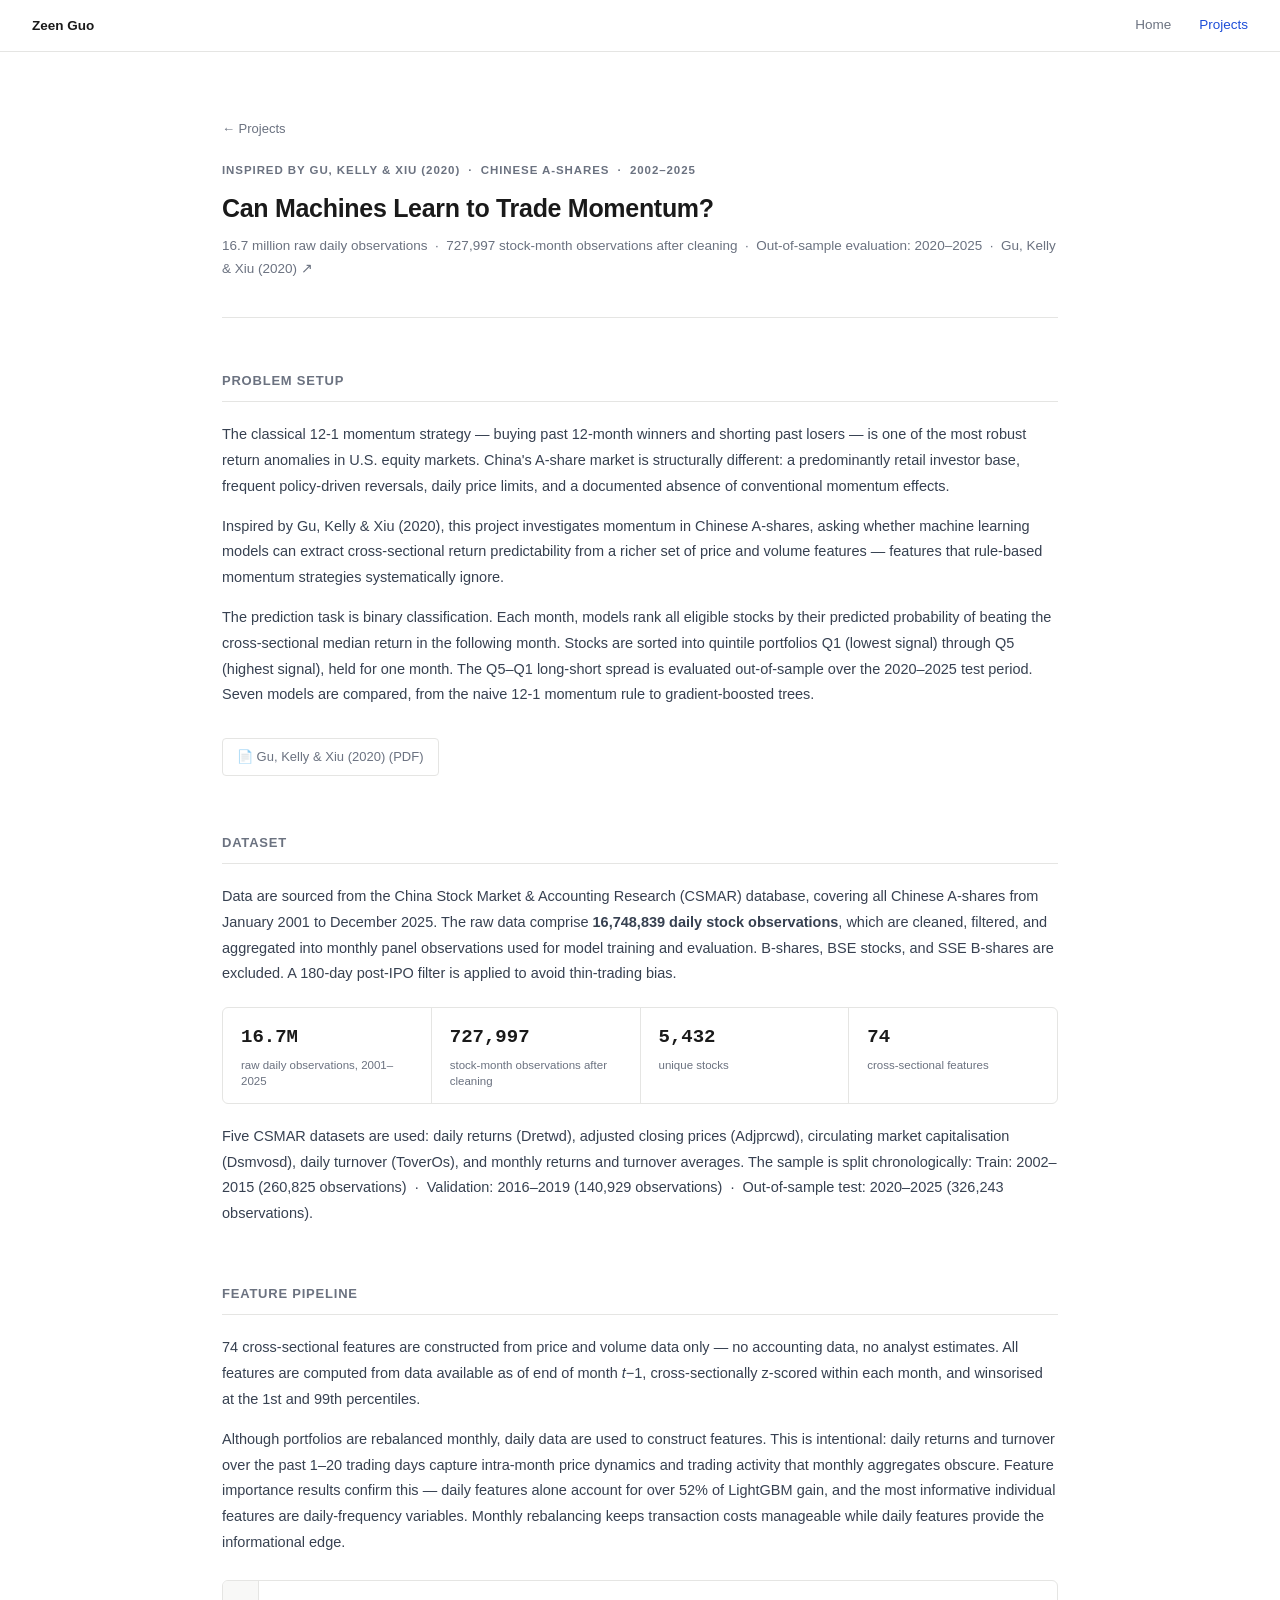
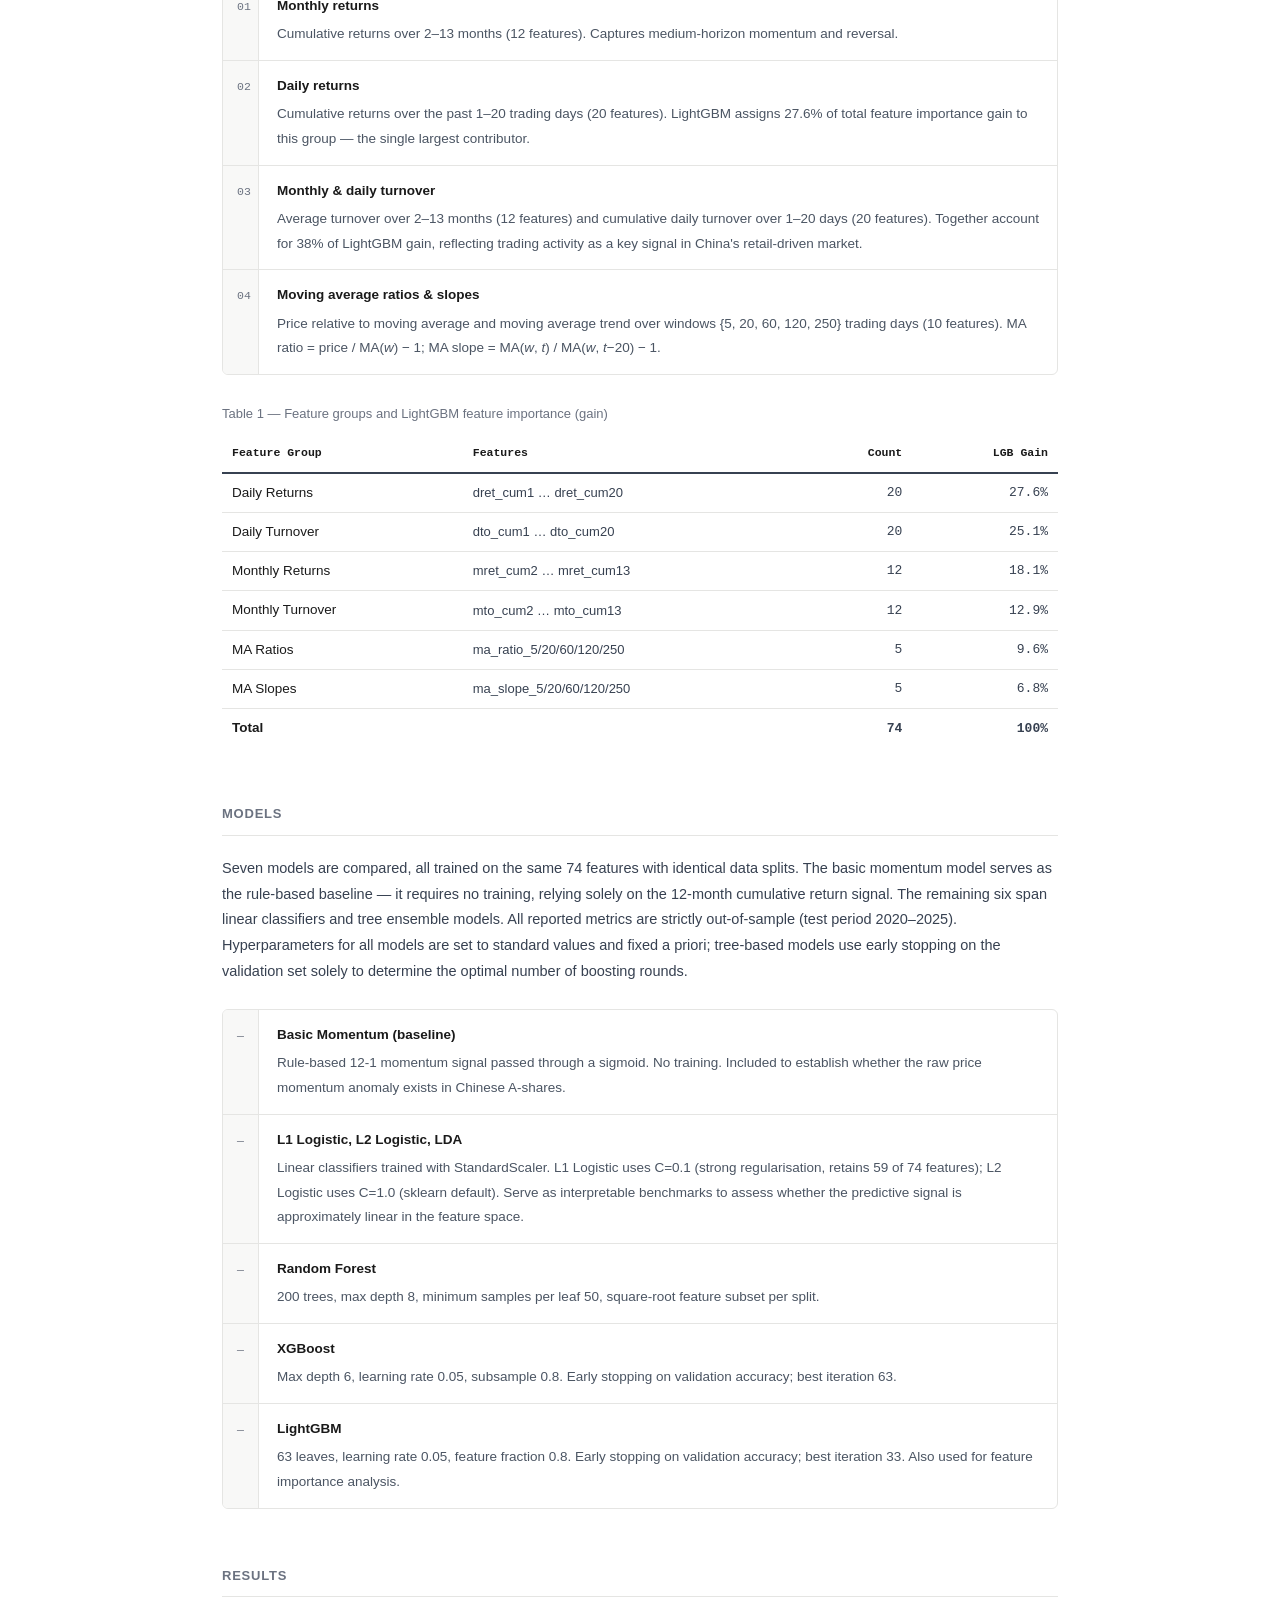
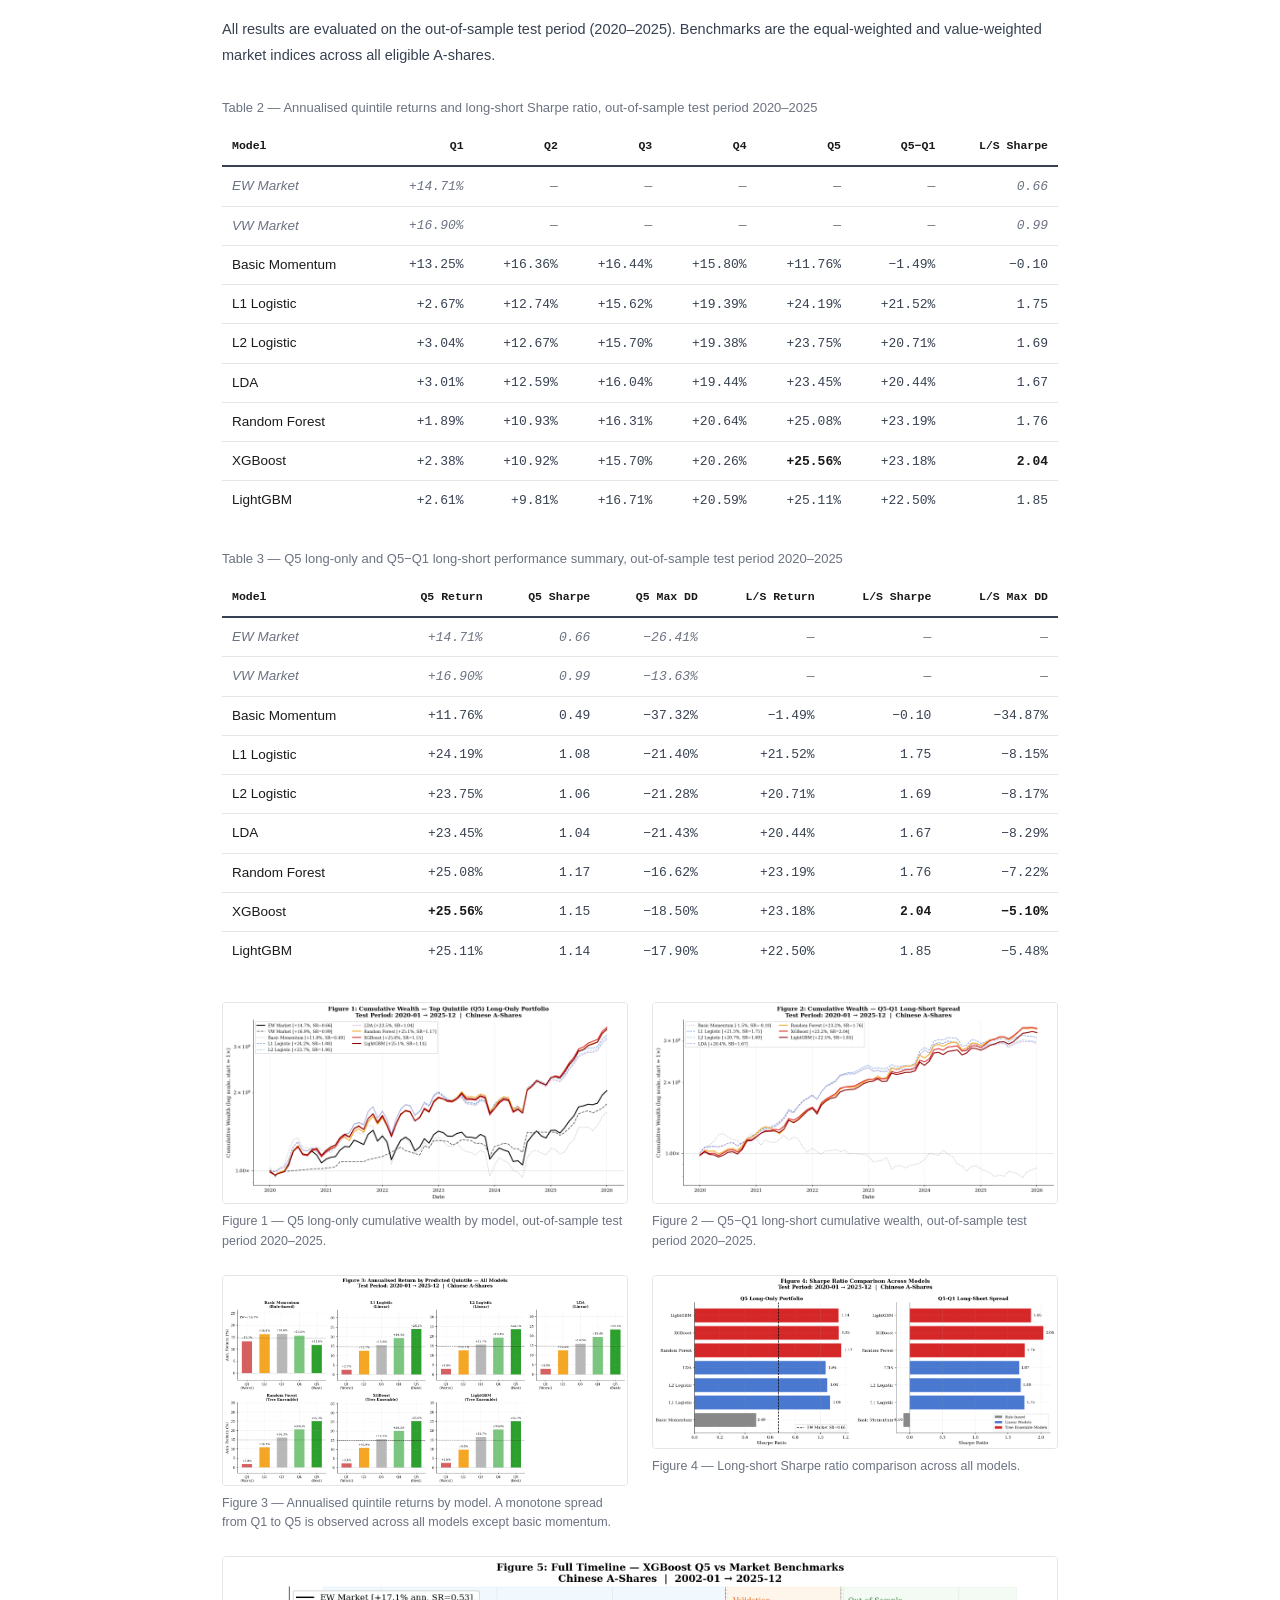
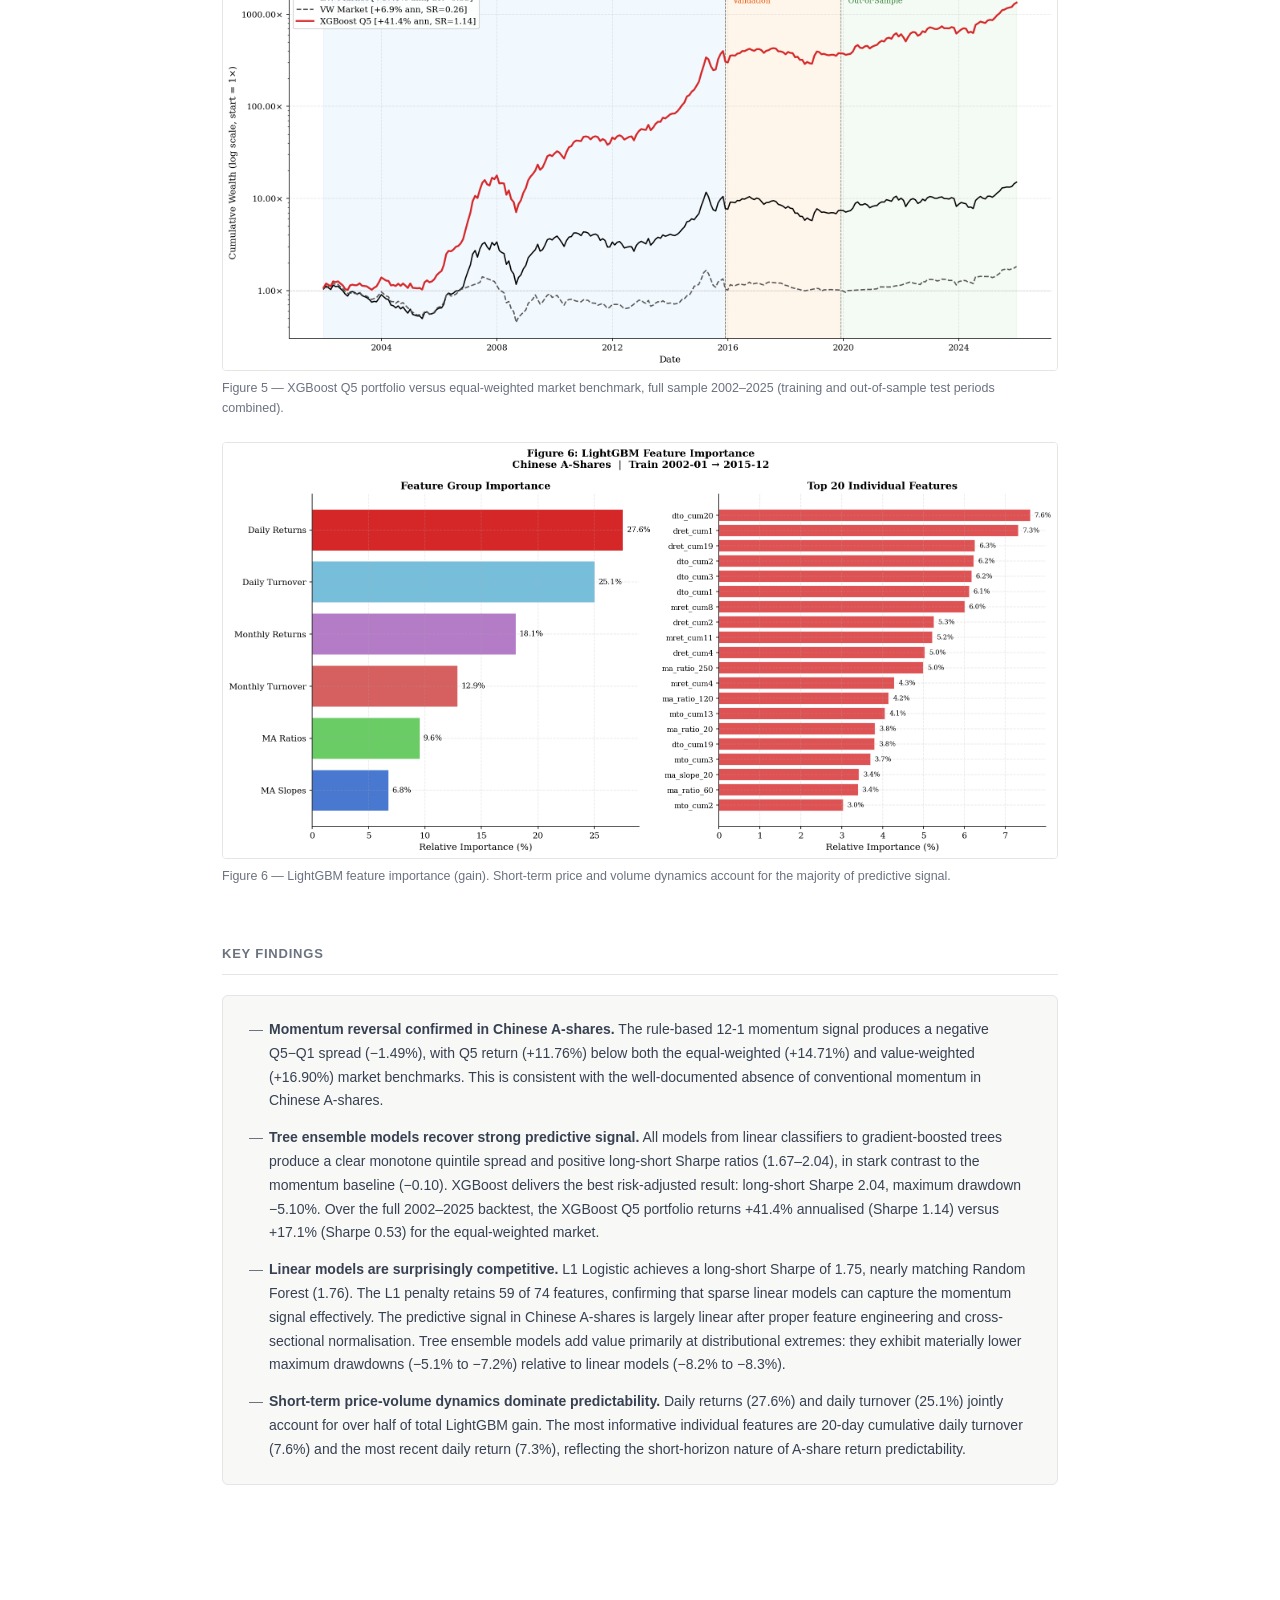
<file: momentum.html>
<!DOCTYPE html>
<html lang="en">
<head>
  <meta charset="UTF-8" />
  <meta name="viewport" content="width=device-width, initial-scale=1.0" />
  <title>Can Machines Learn to Trade Momentum? · Zeen Guo</title>
  <link rel="stylesheet" href="style.css" />
</head>
<body>

<nav>
  <span class="brand"><a href="index.html" style="color:inherit;text-decoration:none">Zeen Guo</a></span>
  <a href="index.html">Home</a>
  <a href="index.html#projects" class="active">Projects</a>
</nav>

<div class="page">

  <div class="proj-header">
    <a class="back" href="index.html#projects">← Projects</a>
    <div class="kicker">Inspired by Gu, Kelly &amp; Xiu (2020) &nbsp;·&nbsp; Chinese A-shares &nbsp;·&nbsp; 2002–2025</div>
    <h1>Can Machines Learn to Trade Momentum?</h1>
    <div class="byline">
      16.7 million raw daily observations &nbsp;·&nbsp; 727,997 stock-month observations after cleaning &nbsp;·&nbsp;
      Out-of-sample evaluation: 2020–2025 &nbsp;·&nbsp;
      <a href="assets/momentum/paper.pdf" target="_blank">Gu, Kelly &amp; Xiu (2020) ↗</a>
    </div>
  </div>

  <!-- PROBLEM SETUP -->
  <div class="section">
    <h2>Problem Setup</h2>
    <p class="lead">
      The classical 12-1 momentum strategy — buying past 12-month winners and shorting past losers — is one of the
      most robust return anomalies in U.S. equity markets. China's A-share market is structurally different:
      a predominantly retail investor base, frequent policy-driven reversals, daily price limits, and a
      documented absence of conventional momentum effects.
    </p>
    <p>
      Inspired by Gu, Kelly &amp; Xiu (2020), this project investigates momentum in Chinese A-shares, asking whether
      machine learning models can extract cross-sectional return predictability from a richer set of price and volume
      features — features that rule-based momentum strategies systematically ignore.
    </p>
    <p>
      The prediction task is binary classification. Each month, models rank all eligible stocks by their predicted
      probability of beating the cross-sectional median return in the following month. Stocks are sorted into quintile
      portfolios Q1 (lowest signal) through Q5 (highest signal), held for one month. The Q5–Q1 long-short spread
      is evaluated out-of-sample over the 2020–2025 test period. Seven models are compared, from the naive
      12-1 momentum rule to gradient-boosted trees.
    </p>
    <a class="paper-link" href="assets/momentum/paper.pdf" target="_blank">&#128196; Gu, Kelly &amp; Xiu (2020) (PDF)</a>
  </div>

  <!-- DATASET -->
  <div class="section">
    <h2>Dataset</h2>
    <p>
      Data are sourced from the China Stock Market &amp; Accounting Research (CSMAR) database, covering all Chinese
      A-shares from January 2001 to December 2025. The raw data comprise <strong>16,748,839 daily stock observations</strong>,
      which are cleaned, filtered, and aggregated into monthly panel observations used for model training and evaluation.
      B-shares, BSE stocks, and SSE B-shares are excluded. A 180-day post-IPO filter is applied to avoid thin-trading bias.
    </p>
    <div class="dataset-callout">
      <div class="ds-item">
        <div class="ds-val">16.7M</div>
        <div class="ds-lbl">raw daily observations, 2001–2025</div>
      </div>
      <div class="ds-item">
        <div class="ds-val">727,997</div>
        <div class="ds-lbl">stock-month observations after cleaning</div>
      </div>
      <div class="ds-item">
        <div class="ds-val">5,432</div>
        <div class="ds-lbl">unique stocks</div>
      </div>
      <div class="ds-item">
        <div class="ds-val">74</div>
        <div class="ds-lbl">cross-sectional features</div>
      </div>
    </div>
    <p>
      Five CSMAR datasets are used: daily returns (Dretwd), adjusted closing prices (Adjprcwd),
      circulating market capitalisation (Dsmvosd), daily turnover (ToverOs), and monthly returns and turnover averages.
      The sample is split chronologically: Train: 2002–2015 (260,825 observations) &nbsp;·&nbsp;
      Validation: 2016–2019 (140,929 observations) &nbsp;·&nbsp; Out-of-sample test: 2020–2025 (326,243 observations).
    </p>
  </div>

  <!-- FEATURE PIPELINE -->
  <div class="section">
    <h2>Feature Pipeline</h2>
    <p>
      74 cross-sectional features are constructed from price and volume data only — no accounting data, no analyst
      estimates. All features are computed from data available as of end of month <em>t</em>&#8722;1,
      cross-sectionally z-scored within each month, and winsorised at the 1st and 99th percentiles.
    </p>
    <p>
      Although portfolios are rebalanced monthly, daily data are used to construct features. This is intentional:
      daily returns and turnover over the past 1–20 trading days capture intra-month price dynamics and trading
      activity that monthly aggregates obscure. Feature importance results confirm this — daily features
      alone account for over 52% of LightGBM gain, and the most informative individual features are
      daily-frequency variables. Monthly rebalancing keeps transaction costs manageable while daily features
      provide the informational edge.
    </p>
    <div class="pipeline">
      <div class="pipe-step">
        <span class="pipe-num">01</span>
        <div class="pipe-content">
          <strong>Monthly returns</strong>
          <span>Cumulative returns over 2–13 months (12 features). Captures medium-horizon momentum and reversal.</span>
        </div>
      </div>
      <div class="pipe-step">
        <span class="pipe-num">02</span>
        <div class="pipe-content">
          <strong>Daily returns</strong>
          <span>Cumulative returns over the past 1–20 trading days (20 features). LightGBM assigns 27.6% of total feature importance gain to this group — the single largest contributor.</span>
        </div>
      </div>
      <div class="pipe-step">
        <span class="pipe-num">03</span>
        <div class="pipe-content">
          <strong>Monthly &amp; daily turnover</strong>
          <span>Average turnover over 2–13 months (12 features) and cumulative daily turnover over 1–20 days (20 features). Together account for 38% of LightGBM gain, reflecting trading activity as a key signal in China's retail-driven market.</span>
        </div>
      </div>
      <div class="pipe-step">
        <span class="pipe-num">04</span>
        <div class="pipe-content">
          <strong>Moving average ratios &amp; slopes</strong>
          <span>Price relative to moving average and moving average trend over windows {5, 20, 60, 120, 250} trading days (10 features). MA ratio = price / MA(<em>w</em>) &#8722; 1; MA slope = MA(<em>w</em>, <em>t</em>) / MA(<em>w</em>, <em>t</em>&#8722;20) &#8722; 1.</span>
        </div>
      </div>
    </div>

    <div class="tbl-caption">Table 1 &mdash; Feature groups and LightGBM feature importance (gain)</div>
    <div class="tbl-wrap">
      <table>
        <thead>
          <tr>
            <th style="text-align:left">Feature Group</th>
            <th style="text-align:left">Features</th>
            <th>Count</th>
            <th>LGB Gain</th>
          </tr>
        </thead>
        <tbody>
          <tr><td>Daily Returns</td><td style="text-align:left; font-family:var(--sans)">dret_cum1 &hellip; dret_cum20</td><td>20</td><td>27.6%</td></tr>
          <tr><td>Daily Turnover</td><td style="text-align:left; font-family:var(--sans)">dto_cum1 &hellip; dto_cum20</td><td>20</td><td>25.1%</td></tr>
          <tr><td>Monthly Returns</td><td style="text-align:left; font-family:var(--sans)">mret_cum2 &hellip; mret_cum13</td><td>12</td><td>18.1%</td></tr>
          <tr><td>Monthly Turnover</td><td style="text-align:left; font-family:var(--sans)">mto_cum2 &hellip; mto_cum13</td><td>12</td><td>12.9%</td></tr>
          <tr><td>MA Ratios</td><td style="text-align:left; font-family:var(--sans)">ma_ratio_5/20/60/120/250</td><td>5</td><td>9.6%</td></tr>
          <tr><td>MA Slopes</td><td style="text-align:left; font-family:var(--sans)">ma_slope_5/20/60/120/250</td><td>5</td><td>6.8%</td></tr>
          <tr class="sep"><td><strong>Total</strong></td><td></td><td><strong>74</strong></td><td><strong>100%</strong></td></tr>
        </tbody>
      </table>
    </div>
  </div>

  <!-- MODELS -->
  <div class="section">
    <h2>Models</h2>
    <p>
      Seven models are compared, all trained on the same 74 features with identical data splits.
      The basic momentum model serves as the rule-based baseline — it requires no training, relying solely on
      the 12-month cumulative return signal. The remaining six span linear classifiers and tree ensemble models.
      All reported metrics are strictly out-of-sample (test period 2020–2025).
      Hyperparameters for all models are set to standard values and fixed a priori; tree-based models use
      early stopping on the validation set solely to determine the optimal number of boosting rounds.
    </p>
    <div class="pipeline">
      <div class="pipe-step">
        <span class="pipe-num">—</span>
        <div class="pipe-content">
          <strong>Basic Momentum (baseline)</strong>
          <span>Rule-based 12-1 momentum signal passed through a sigmoid. No training. Included to establish whether the raw price momentum anomaly exists in Chinese A-shares.</span>
        </div>
      </div>
      <div class="pipe-step">
        <span class="pipe-num">—</span>
        <div class="pipe-content">
          <strong>L1 Logistic, L2 Logistic, LDA</strong>
          <span>Linear classifiers trained with StandardScaler. L1 Logistic uses C=0.1 (strong regularisation, retains 59 of 74 features); L2 Logistic uses C=1.0 (sklearn default). Serve as interpretable benchmarks to assess whether the predictive signal is approximately linear in the feature space.</span>
        </div>
      </div>
      <div class="pipe-step">
        <span class="pipe-num">—</span>
        <div class="pipe-content">
          <strong>Random Forest</strong>
          <span>200 trees, max depth 8, minimum samples per leaf 50, square-root feature subset per split.</span>
        </div>
      </div>
      <div class="pipe-step">
        <span class="pipe-num">—</span>
        <div class="pipe-content">
          <strong>XGBoost</strong>
          <span>Max depth 6, learning rate 0.05, subsample 0.8. Early stopping on validation accuracy; best iteration 63.</span>
        </div>
      </div>
      <div class="pipe-step">
        <span class="pipe-num">—</span>
        <div class="pipe-content">
          <strong>LightGBM</strong>
          <span>63 leaves, learning rate 0.05, feature fraction 0.8. Early stopping on validation accuracy; best iteration 33. Also used for feature importance analysis.</span>
        </div>
      </div>
    </div>
  </div>

  <!-- RESULTS -->
  <div class="section">
    <h2>Results</h2>
    <p>
      All results are evaluated on the out-of-sample test period (2020–2025). Benchmarks are the equal-weighted
      and value-weighted market indices across all eligible A-shares.
    </p>

    <div class="tbl-caption">Table 2 &mdash; Annualised quintile returns and long-short Sharpe ratio, out-of-sample test period 2020–2025</div>
    <div class="tbl-wrap">
      <table>
        <thead>
          <tr>
            <th style="text-align:left">Model</th>
            <th>Q1</th><th>Q2</th><th>Q3</th><th>Q4</th><th>Q5</th>
            <th>Q5&minus;Q1</th><th>L/S Sharpe</th>
          </tr>
        </thead>
        <tbody>
          <tr class="bench"><td>EW Market</td><td>+14.71%</td><td>—</td><td>—</td><td>—</td><td>—</td><td>—</td><td>0.66</td></tr>
          <tr class="bench"><td>VW Market</td><td>+16.90%</td><td>—</td><td>—</td><td>—</td><td>—</td><td>—</td><td>0.99</td></tr>
          <tr class="sep"><td>Basic Momentum</td><td>+13.25%</td><td>+16.36%</td><td>+16.44%</td><td>+15.80%</td><td>+11.76%</td><td>&minus;1.49%</td><td>&minus;0.10</td></tr>
          <tr><td>L1 Logistic</td><td>+2.67%</td><td>+12.74%</td><td>+15.62%</td><td>+19.39%</td><td>+24.19%</td><td>+21.52%</td><td>1.75</td></tr>
          <tr><td>L2 Logistic</td><td>+3.04%</td><td>+12.67%</td><td>+15.70%</td><td>+19.38%</td><td>+23.75%</td><td>+20.71%</td><td>1.69</td></tr>
          <tr><td>LDA</td><td>+3.01%</td><td>+12.59%</td><td>+16.04%</td><td>+19.44%</td><td>+23.45%</td><td>+20.44%</td><td>1.67</td></tr>
          <tr class="sep"><td>Random Forest</td><td>+1.89%</td><td>+10.93%</td><td>+16.31%</td><td>+20.64%</td><td>+25.08%</td><td>+23.19%</td><td>1.76</td></tr>
          <tr><td>XGBoost</td><td>+2.38%</td><td>+10.92%</td><td>+15.70%</td><td>+20.26%</td><td class="best">+25.56%</td><td>+23.18%</td><td class="best">2.04</td></tr>
          <tr><td>LightGBM</td><td>+2.61%</td><td>+9.81%</td><td>+16.71%</td><td>+20.59%</td><td>+25.11%</td><td>+22.50%</td><td>1.85</td></tr>
        </tbody>
      </table>
    </div>

    <div class="tbl-caption">Table 3 &mdash; Q5 long-only and Q5&minus;Q1 long-short performance summary, out-of-sample test period 2020–2025</div>
    <div class="tbl-wrap">
      <table>
        <thead>
          <tr>
            <th style="text-align:left">Model</th>
            <th>Q5 Return</th><th>Q5 Sharpe</th><th>Q5 Max DD</th>
            <th>L/S Return</th><th>L/S Sharpe</th><th>L/S Max DD</th>
          </tr>
        </thead>
        <tbody>
          <tr class="bench"><td>EW Market</td><td>+14.71%</td><td>0.66</td><td>&minus;26.41%</td><td>—</td><td>—</td><td>—</td></tr>
          <tr class="bench"><td>VW Market</td><td>+16.90%</td><td>0.99</td><td>&minus;13.63%</td><td>—</td><td>—</td><td>—</td></tr>
          <tr class="sep"><td>Basic Momentum</td><td>+11.76%</td><td>0.49</td><td>&minus;37.32%</td><td>&minus;1.49%</td><td>&minus;0.10</td><td>&minus;34.87%</td></tr>
          <tr><td>L1 Logistic</td><td>+24.19%</td><td>1.08</td><td>&minus;21.40%</td><td>+21.52%</td><td>1.75</td><td>&minus;8.15%</td></tr>
          <tr><td>L2 Logistic</td><td>+23.75%</td><td>1.06</td><td>&minus;21.28%</td><td>+20.71%</td><td>1.69</td><td>&minus;8.17%</td></tr>
          <tr><td>LDA</td><td>+23.45%</td><td>1.04</td><td>&minus;21.43%</td><td>+20.44%</td><td>1.67</td><td>&minus;8.29%</td></tr>
          <tr class="sep"><td>Random Forest</td><td>+25.08%</td><td>1.17</td><td>&minus;16.62%</td><td>+23.19%</td><td>1.76</td><td>&minus;7.22%</td></tr>
          <tr><td>XGBoost</td><td class="best">+25.56%</td><td>1.15</td><td>&minus;18.50%</td><td>+23.18%</td><td class="best">2.04</td><td class="best">&minus;5.10%</td></tr>
          <tr><td>LightGBM</td><td>+25.11%</td><td>1.14</td><td>&minus;17.90%</td><td>+22.50%</td><td>1.85</td><td>&minus;5.48%</td></tr>
        </tbody>
      </table>
    </div>

    <div class="fig-grid cols-2" style="margin-top:32px">
      <div class="fig-item">
        <img src="assets/momentum/fig1_cumulative_wealth_q5.png" alt="Q5 cumulative wealth" />
        <div class="fig-caption">Figure 1 &mdash; Q5 long-only cumulative wealth by model, out-of-sample test period 2020–2025.</div>
      </div>
      <div class="fig-item">
        <img src="assets/momentum/fig2_cumulative_wealth_ls.png" alt="Long-short cumulative wealth" />
        <div class="fig-caption">Figure 2 &mdash; Q5&minus;Q1 long-short cumulative wealth, out-of-sample test period 2020–2025.</div>
      </div>
      <div class="fig-item">
        <img src="assets/momentum/fig3_quintile_bar_chart.png" alt="Quintile bar chart" />
        <div class="fig-caption">Figure 3 &mdash; Annualised quintile returns by model. A monotone spread from Q1 to Q5 is observed across all models except basic momentum.</div>
      </div>
      <div class="fig-item">
        <img src="assets/momentum/fig4_sharpe_comparison.png" alt="Sharpe comparison" />
        <div class="fig-caption">Figure 4 &mdash; Long-short Sharpe ratio comparison across all models.</div>
      </div>
    </div>
    <div class="fig-grid cols-1">
      <div class="fig-item">
        <img src="assets/momentum/fig5_full_timeline.png" alt="Full timeline 2002-2025" />
        <div class="fig-caption">Figure 5 &mdash; XGBoost Q5 portfolio versus equal-weighted market benchmark, full sample 2002–2025 (training and out-of-sample test periods combined).</div>
      </div>
      <div class="fig-item">
        <img src="assets/momentum/fig6_feature_importance.png" alt="Feature importance" />
        <div class="fig-caption">Figure 6 &mdash; LightGBM feature importance (gain). Short-term price and volume dynamics account for the majority of predictive signal.</div>
      </div>
    </div>
  </div>

  <!-- KEY FINDINGS -->
  <div class="section">
    <h2>Key Findings</h2>
    <div class="insights">
      <ul>
        <li>
          <strong>Momentum reversal confirmed in Chinese A-shares.</strong>
          The rule-based 12-1 momentum signal produces a negative Q5&minus;Q1 spread (&minus;1.49%), with Q5 return (+11.76%)
          below both the equal-weighted (+14.71%) and value-weighted (+16.90%) market benchmarks.
          This is consistent with the well-documented absence of conventional momentum in Chinese A-shares.
        </li>
        <li>
          <strong>Tree ensemble models recover strong predictive signal.</strong>
          All models from linear classifiers to gradient-boosted trees produce a clear monotone quintile spread
          and positive long-short Sharpe ratios (1.67–2.04), in stark contrast to the momentum baseline (&minus;0.10).
          XGBoost delivers the best risk-adjusted result: long-short Sharpe 2.04, maximum drawdown &minus;5.10%.
          Over the full 2002–2025 backtest, the XGBoost Q5 portfolio returns +41.4% annualised (Sharpe 1.14)
          versus +17.1% (Sharpe 0.53) for the equal-weighted market.
        </li>
        <li>
          <strong>Linear models are surprisingly competitive.</strong>
          L1 Logistic achieves a long-short Sharpe of 1.75, nearly matching Random Forest (1.76). The L1 penalty
          retains 59 of 74 features, confirming that sparse linear models can capture the momentum signal effectively.
          The predictive signal in Chinese A-shares is largely linear after proper feature engineering and cross-sectional normalisation.
          Tree ensemble models add value primarily at distributional extremes: they exhibit
          materially lower maximum drawdowns (&minus;5.1% to &minus;7.2%) relative to linear models (&minus;8.2% to &minus;8.3%).
        </li>
        <li>
          <strong>Short-term price-volume dynamics dominate predictability.</strong>
          Daily returns (27.6%) and daily turnover (25.1%) jointly account for over half of total LightGBM gain.
          The most informative individual features are 20-day cumulative daily turnover (7.6%)
          and the most recent daily return (7.3%), reflecting the short-horizon nature of A-share return predictability.
        </li>
      </ul>
    </div>
  </div>

</div>
</body>
</html>
</file>
<file: style.css>
*, *::before, *::after { box-sizing: border-box; margin: 0; padding: 0; }

:root {
  --bg: #ffffff;
  --bg2: #f8f8f7;
  --border: #e5e5e3;
  --text: #1a1a1a;
  --muted: #6b7280;
  --accent: #1d4ed8;
  --mono: 'SFMono-Regular', 'Menlo', 'Consolas', monospace;
  --sans: -apple-system, BlinkMacSystemFont, 'Segoe UI', 'Helvetica Neue', sans-serif;
  --max: 900px;
}

body {
  font-family: var(--sans);
  font-size: 15px;
  line-height: 1.65;
  color: var(--text);
  background: var(--bg);
}

a { color: var(--accent); text-decoration: none; }
a:hover { text-decoration: underline; }

/* NAV */
nav {
  border-bottom: 1px solid var(--border);
  padding: 0 32px;
  display: flex;
  align-items: center;
  gap: 28px;
  height: 52px;
  position: sticky;
  top: 0;
  background: rgba(255,255,255,0.96);
  backdrop-filter: blur(6px);
  z-index: 100;
}
nav .brand { font-weight: 600; font-size: 15px; color: var(--text); margin-right: auto; text-decoration: none; }
nav a { font-size: 13.5px; color: var(--muted); }
nav a:hover, nav a.active { color: var(--accent); text-decoration: none; }

/* PAGE */
.page { max-width: var(--max); margin: 0 auto; padding: 64px 32px 96px; }

/* HERO */
.hero { padding: 72px 0 52px; border-bottom: 1px solid var(--border); margin-bottom: 52px; }
.hero h1 { font-size: 28px; font-weight: 700; letter-spacing: -0.4px; margin-bottom: 8px; }
.hero .sub { font-size: 13.5px; color: var(--muted); margin-bottom: 20px; line-height: 1.7; }
.hero p { font-size: 15px; line-height: 1.75; max-width: 660px; color: #374151; }
.hero-links { margin-top: 20px; display: flex; gap: 16px; flex-wrap: wrap; align-items: center; }
.hero-links a { font-size: 13.5px; color: var(--muted); }
.hero-links a:hover { color: var(--accent); }

/* PROJECT CARDS */
.section-label { font-size: 11.5px; font-weight: 600; letter-spacing: 0.08em; color: var(--muted); text-transform: uppercase; margin-bottom: 20px; }
.projects-grid { display: flex; flex-direction: column; gap: 0; }
.card {
  display: grid;
  grid-template-columns: 1fr auto;
  align-items: start;
  gap: 24px;
  padding: 26px 0;
  border-bottom: 1px solid var(--border);
  text-decoration: none;
  color: inherit;
}
.card:first-of-type { border-top: 1px solid var(--border); }
.card:hover .card-title { color: var(--accent); }
.card-meta { font-size: 12px; color: var(--muted); margin-bottom: 7px; }
.card-title { font-size: 16px; font-weight: 600; margin-bottom: 8px; transition: color 0.15s; line-height: 1.4; }
.card-desc { font-size: 13.5px; color: #4b5563; line-height: 1.65; }
.card-tags { display: flex; gap: 6px; flex-wrap: wrap; margin-top: 12px; }
.tag { font-size: 11.5px; padding: 2px 8px; border-radius: 3px; background: var(--bg2); color: var(--muted); border: 1px solid var(--border); font-family: var(--mono); }
.card-arrow { font-size: 18px; color: #d1d5db; padding-top: 22px; }
.card:hover .card-arrow { color: var(--accent); }

/* PROJECT PAGE */
.proj-header { padding-bottom: 36px; border-bottom: 1px solid var(--border); margin-bottom: 52px; }
.proj-header .back { font-size: 13px; color: var(--muted); display: inline-block; margin-bottom: 22px; }
.proj-header .back:hover { color: var(--accent); text-decoration: none; }
.proj-header .kicker { font-size: 11.5px; font-weight: 600; letter-spacing: 0.08em; color: var(--muted); text-transform: uppercase; margin-bottom: 12px; }
.proj-header h1 { font-size: 25px; font-weight: 700; letter-spacing: -0.3px; margin-bottom: 10px; line-height: 1.3; }
.proj-header .byline { font-size: 13.5px; color: var(--muted); line-height: 1.7; }
.proj-header .byline a { color: var(--muted); }
.proj-header .byline a:hover { color: var(--accent); }

/* SECTIONS */
.section { margin-bottom: 56px; }
.section h2 {
  font-size: 13px;
  font-weight: 600;
  letter-spacing: 0.06em;
  text-transform: uppercase;
  color: var(--muted);
  margin-bottom: 20px;
  padding-bottom: 10px;
  border-bottom: 1px solid var(--border);
}
.section p { font-size: 14.5px; line-height: 1.78; color: #374151; margin-bottom: 14px; }
.section p:last-child { margin-bottom: 0; }

/* PIPELINE STEPS */
.pipeline { display: flex; flex-direction: column; margin: 24px 0; border: 1px solid var(--border); border-radius: 6px; overflow: hidden; }
.pipe-step {
  display: grid;
  grid-template-columns: 36px 1fr;
  gap: 0;
  border-bottom: 1px solid var(--border);
  align-items: stretch;
}
.pipe-step:last-child { border-bottom: none; }
.pipe-num {
  font-family: var(--mono);
  font-size: 11.5px;
  color: var(--muted);
  padding: 16px 0 16px 14px;
  background: var(--bg2);
  border-right: 1px solid var(--border);
  display: flex;
  align-items: flex-start;
  padding-top: 17px;
}
.pipe-content { padding: 14px 18px; }
.pipe-content strong { font-size: 13.5px; display: block; margin-bottom: 4px; color: var(--text); }
.pipe-content span { font-size: 13.5px; color: #4b5563; line-height: 1.65; }

/* TABLES */
.tbl-wrap { overflow-x: auto; margin: 6px 0 0; }
.tbl-caption { font-size: 13px; color: var(--muted); margin-bottom: 10px; margin-top: 28px; }
table { width: 100%; border-collapse: collapse; font-size: 13px; font-family: var(--mono); }
thead th {
  text-align: right;
  font-weight: 600;
  font-size: 11.5px;
  padding: 9px 10px;
  border-bottom: 2px solid #374151;
  color: var(--text);
  white-space: nowrap;
}
thead th:first-child { text-align: left; }
tbody td {
  text-align: right;
  padding: 8px 10px;
  border-bottom: 1px solid var(--border);
  color: #374151;
  white-space: nowrap;
}
tbody td:first-child { text-align: left; font-family: var(--sans); font-size: 13.5px; color: var(--text); }
tbody tr:last-child td { border-bottom: none; }
tbody tr.sep td { border-top: 1.5px solid #374151; }
tbody tr.bench td { color: var(--muted); font-style: italic; }
tbody tr:hover td { background: var(--bg2); }
.best { font-weight: 700; color: var(--text); }

/* FIGURES */
.fig-grid { display: grid; gap: 24px; margin: 24px 0; }
.fig-grid.cols-2 { grid-template-columns: 1fr 1fr; }
.fig-grid.cols-1 { grid-template-columns: 1fr; }
.fig-item img { width: 100%; height: auto; display: block; border: 1px solid var(--border); border-radius: 4px; }
.fig-caption { font-size: 12.5px; color: var(--muted); margin-top: 8px; line-height: 1.55; }

/* INSIGHTS */
.insights { background: var(--bg2); border: 1px solid var(--border); border-radius: 6px; padding: 22px 26px; }
.insights ul { list-style: none; display: flex; flex-direction: column; gap: 13px; }
.insights li { font-size: 14px; color: #374151; line-height: 1.7; padding-left: 20px; position: relative; }
.insights li::before { content: '—'; position: absolute; left: 0; color: var(--muted); }

/* PAPER LINK */
.paper-link {
  display: inline-flex; align-items: center; gap: 6px;
  font-size: 13px; color: var(--muted);
  border: 1px solid var(--border); border-radius: 4px;
  padding: 7px 14px; margin-top: 16px;
}
.paper-link:hover { color: var(--accent); border-color: var(--accent); text-decoration: none; }

/* DATASET CALLOUT */
.dataset-callout {
  display: flex; gap: 0; flex-wrap: wrap;
  border: 1px solid var(--border); border-radius: 6px;
  overflow: hidden; margin: 20px 0;
}
.ds-item {
  flex: 1; min-width: 160px;
  padding: 14px 18px;
  border-right: 1px solid var(--border);
}
.ds-item:last-child { border-right: none; }
.ds-val { font-size: 19px; font-weight: 700; font-family: var(--mono); color: var(--text); }
.ds-lbl { font-size: 11.5px; color: var(--muted); margin-top: 3px; line-height: 1.4; }

/* SECTION INTRO (lead paragraph) */
.lead { font-size: 15.5px; line-height: 1.78; color: #374151; margin-bottom: 18px; }

@media (max-width: 620px) {
  .page { padding: 40px 18px 72px; }
  nav { padding: 0 18px; gap: 20px; }
  .fig-grid.cols-2 { grid-template-columns: 1fr; }
  .hero h1 { font-size: 22px; }
  .dataset-callout { flex-direction: column; }
  .ds-item { border-right: none; border-bottom: 1px solid var(--border); }
  .ds-item:last-child { border-bottom: none; }
}
</file>
